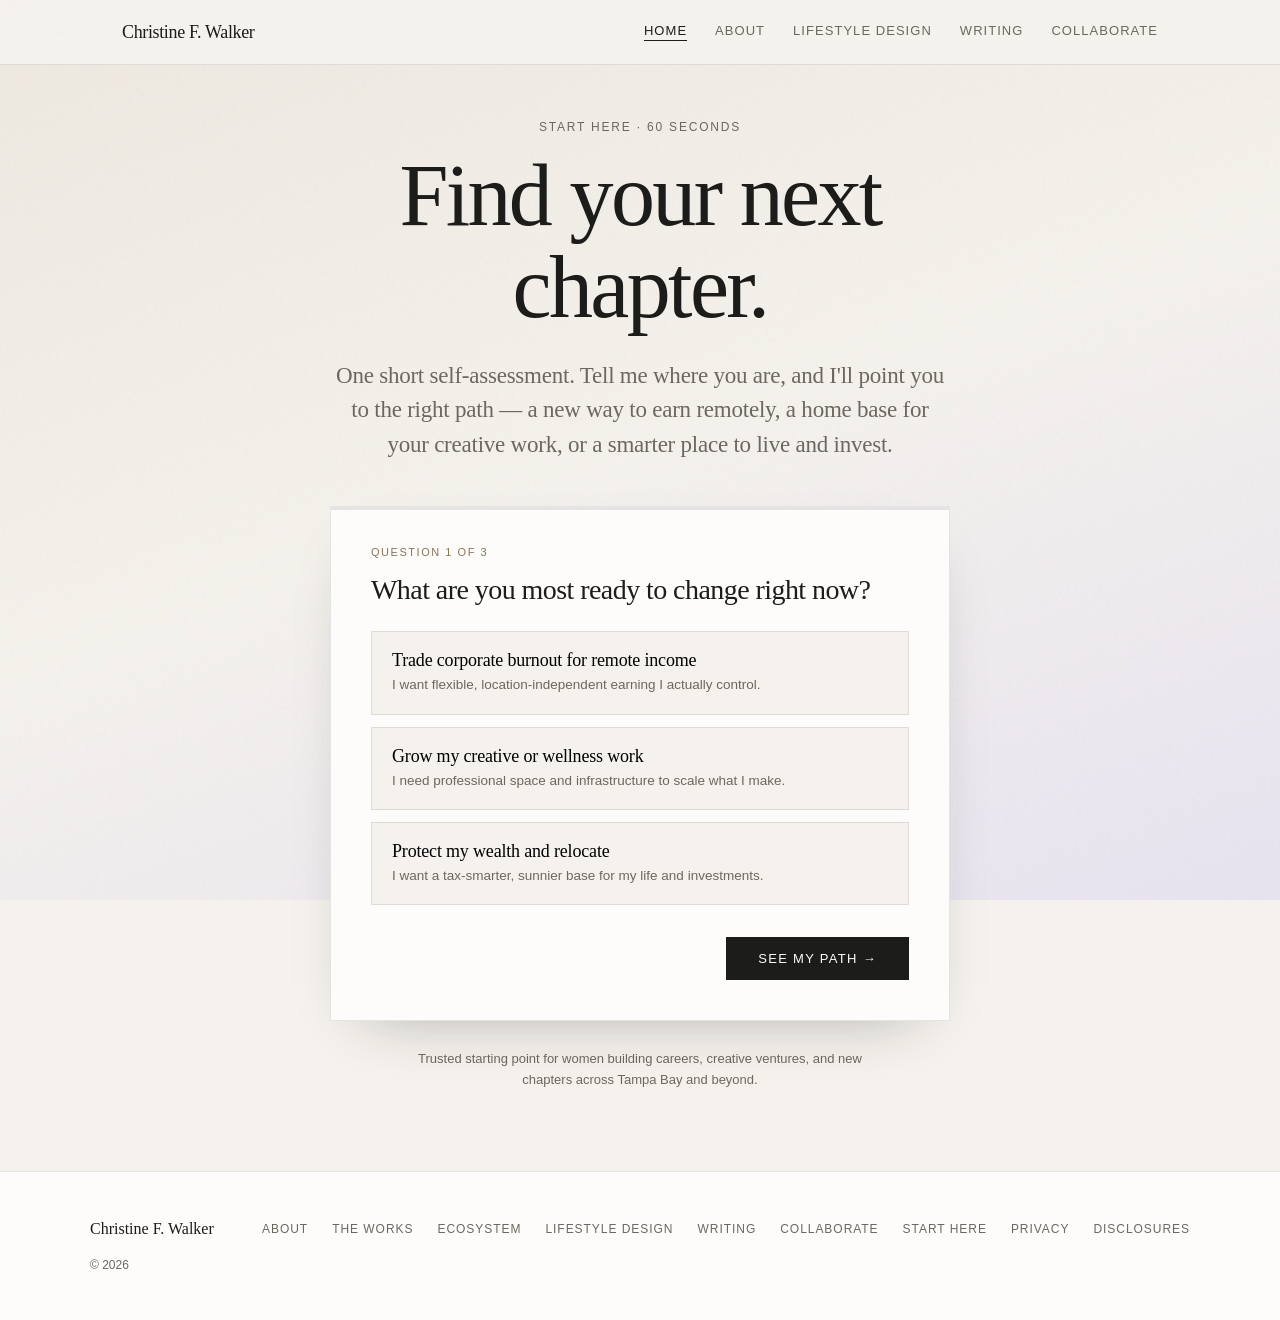
<file: index.html>
<!DOCTYPE html>
<html lang="en">
<head>
  <meta charset="UTF-8" />
  <meta name="viewport" content="width=device-width, initial-scale=1.0" />
  <title>Christine F. Walker — Financial Feminine Freedom Self-Assessment</title>
  <meta name="description" content="A short self-assessment that helps you find your next chapter — remote income, a creative home base, or a tax-smart relocation. One clear starting point, then a direct path forward." />
  <meta property="og:title" content="Financial Feminine Freedom Self-Assessment" />
  <meta property="og:description" content="Answer a few questions and get pointed to the path that fits — career, creative, or relocation." />
  <meta property="og:type" content="website" />
  <meta property="og:url" content="https://christinefwalker.com" />
  <link rel="stylesheet" href="/css/style.css" />
  <!-- GoHighLevel / LeadConnector external tracking -->
  <meta name="theme-color" content="#F5F2ED" />
  <link rel="preconnect" href="https://link.msgsndr.com" crossorigin />
  <script async src="https://link.msgsndr.com/js/external-tracking.js" data-tracking-id="tk_86ec30b65a8c466daa4af1b42eb26058"></script>
</head>
<body>
  <a href="#main-content" class="skip-link">Skip to main content</a>
  <nav id="nav" aria-label="Main navigation">
    <div class="nav-inner">
      <a href="/" class="nav-logo">Christine F. Walker</a>
      <div class="nav-links">
        <a href="/" class="nav-link active" aria-current="page">Home</a>
        <a href="/about" class="nav-link">About</a>
        <a href="/lifestyle" class="nav-link">Lifestyle Design</a>
        <a href="/blog" class="nav-link">Writing</a>
        <a href="/contact" class="nav-link">Collaborate</a>
      </div>
    </div>
  </nav>

  <main id="main-content">

  <!-- HERO + ASSESSMENT -->
  <section class="hero hero-assess">
    <div class="hero-bg"></div>
    <div class="hero-grain"></div>
    <div class="assess-intro">
      <p class="eyebrow">Start Here · 60 Seconds</p>
      <h1 class="hero-title">Find your next chapter.</h1>
      <p class="hero-thesis">One short self-assessment. Tell me where you are, and I'll point you to the right path — a new way to earn remotely, a home base for your creative work, or a smarter place to live and invest.</p>
    </div>

    <div class="assess-wrap">
      <!-- Netlify Forms detects this form at build time. Submission is sent via AJAX,
           then the visitor is routed to the matching funnel. -->
      <form
        id="assessment-form"
        name="assessment"
        method="POST"
        data-netlify="true"
        netlify-honeypot="bot-field"
        action="/thank-you"
      >
        <input type="hidden" name="form-name" value="assessment" />
        <input type="hidden" name="form-label" value="New Lead — Financial Feminine Freedom Self-Assessment" />
        <input type="hidden" name="segment" id="assess-segment" value="" />
        <input type="hidden" name="q1" value="" />
        <input type="hidden" name="q2" value="" />
        <input type="hidden" name="q3" value="" />
        <p class="hp-field"><label>Don't fill this out: <input name="bot-field" /></label></p>

        <div class="assess-card">
          <div class="assess-progress" aria-hidden="true"><span class="assess-progress-bar" id="assess-progress-bar"></span></div>

          <!-- STEP 1 -->
          <div class="assess-step is-active" data-step="0">
            <p class="assess-step-label">Question 1 of 3</p>
            <h2 class="assess-question">What are you most ready to change right now?</h2>
            <div class="assess-options" role="radiogroup" aria-label="What are you ready to change?">
              <button type="button" class="assess-option" data-q="q1" data-segment="Catalyst" data-value="Trade corporate burnout for remote income I control">
                <span class="assess-option-title">Trade corporate burnout for remote income</span>
                <span class="assess-option-sub">I want flexible, location-independent earning I actually control.</span>
              </button>
              <button type="button" class="assess-option" data-q="q1" data-segment="Creator" data-value="Grow my creative or wellness work with real infrastructure">
                <span class="assess-option-title">Grow my creative or wellness work</span>
                <span class="assess-option-sub">I need professional space and infrastructure to scale what I make.</span>
              </button>
              <button type="button" class="assess-option" data-q="q1" data-segment="Relocation" data-value="Protect my wealth and relocate to a lower-tax life">
                <span class="assess-option-title">Protect my wealth and relocate</span>
                <span class="assess-option-sub">I want a tax-smarter, sunnier base for my life and investments.</span>
              </button>
            </div>
          </div>

          <!-- STEP 2 -->
          <div class="assess-step" data-step="1">
            <p class="assess-step-label">Question 2 of 3</p>
            <h2 class="assess-question">Which best describes you?</h2>
            <div class="assess-options" role="radiogroup" aria-label="Which best describes you?">
              <button type="button" class="assess-option" data-q="q2" data-segment="Catalyst" data-value="Building a remote sales or success career with flexibility">
                <span class="assess-option-title">In transition, building a remote career</span>
                <span class="assess-option-sub">I want to learn high-value sales and client-success skills.</span>
              </button>
              <button type="button" class="assess-option" data-q="q2" data-segment="Creator" data-value="A creator, coach, or wellness practitioner">
                <span class="assess-option-title">A creator, coach, or wellness practitioner</span>
                <span class="assess-option-sub">I make content or hold space and want to do it professionally.</span>
              </button>
              <button type="button" class="assess-option" data-q="q2" data-segment="Relocation" data-value="A business owner or investor planning a move">
                <span class="assess-option-title">A business owner or investor</span>
                <span class="assess-option-sub">I'm planning a relocation and want to do it strategically.</span>
              </button>
            </div>
          </div>

          <!-- STEP 3 -->
          <div class="assess-step" data-step="2">
            <p class="assess-step-label">Question 3 of 3</p>
            <h2 class="assess-question">What would a great next 12 months look like?</h2>
            <div class="assess-options" role="radiogroup" aria-label="What would a great year look like?">
              <button type="button" class="assess-option" data-q="q3" data-segment="Catalyst" data-value="Consistent remote income and new skills">
                <span class="assess-option-title">Consistent remote income and new skills</span>
                <span class="assess-option-sub">A real career path I can run from anywhere.</span>
              </button>
              <button type="button" class="assess-option" data-q="q3" data-segment="Creator" data-value="A studio home base and a steady community">
                <span class="assess-option-title">A studio home base and steady clients</span>
                <span class="assess-option-sub">Somewhere to create, gather, and grow consistently.</span>
              </button>
              <button type="button" class="assess-option" data-q="q3" data-segment="Relocation" data-value="A tax-smart relocation and the right property">
                <span class="assess-option-title">A tax-smart move and the right property</span>
                <span class="assess-option-sub">A clear plan to relocate and invest well.</span>
              </button>
            </div>
          </div>

          <!-- STEP 4 — capture -->
          <div class="assess-step" data-step="3">
            <p class="assess-step-label">Last step</p>
            <h2 class="assess-question">Where should I send your results?</h2>
            <p class="assess-note" id="assess-summary">Based on your answers, I'll point you to the path that fits.</p>
            <div class="assess-field">
              <label class="form-label" for="assess-name">First name *</label>
              <input type="text" name="name" id="assess-name" class="form-input" autocomplete="given-name" required />
            </div>
            <div class="assess-field">
              <label class="form-label" for="assess-email">Email *</label>
              <input type="email" name="email" id="assess-email" class="form-input" autocomplete="email" required />
            </div>
            <p class="assess-fineprint">I'll send your result and follow up personally. No spam, ever.</p>
          </div>

          <!-- RESULT / submitting -->
          <div class="assess-step assess-result" data-step="4">
            <span class="assess-result-mark">✦</span>
            <h2 class="assess-question" id="assess-result-title">Your path is ready.</h2>
            <p class="assess-note" id="assess-result-text">Taking you there now…</p>
            <a href="#" id="assess-result-link" class="btn btn-dark" style="margin-top:8px;display:none">Continue →</a>
          </div>

          <!-- CONTROLS -->
          <div class="assess-nav">
            <button type="button" class="assess-back" id="assess-back" hidden>← Back</button>
            <button type="submit" class="btn btn-dark assess-submit" id="assess-submit" hidden>See my path →</button>
          </div>
        </div>
      </form>

      <p class="assess-trust">Trusted starting point for women building careers, creative ventures, and new chapters across Tampa Bay and beyond.</p>
    </div>
  </section>

  </main>

  <div id="footer-placeholder"></div>

  <script src="/js/data.js"></script>
  <script src="/js/api.js"></script>
  <script src="/js/assessment.js"></script>
  <script>renderFooter();</script>
</body>
</html>
</file>
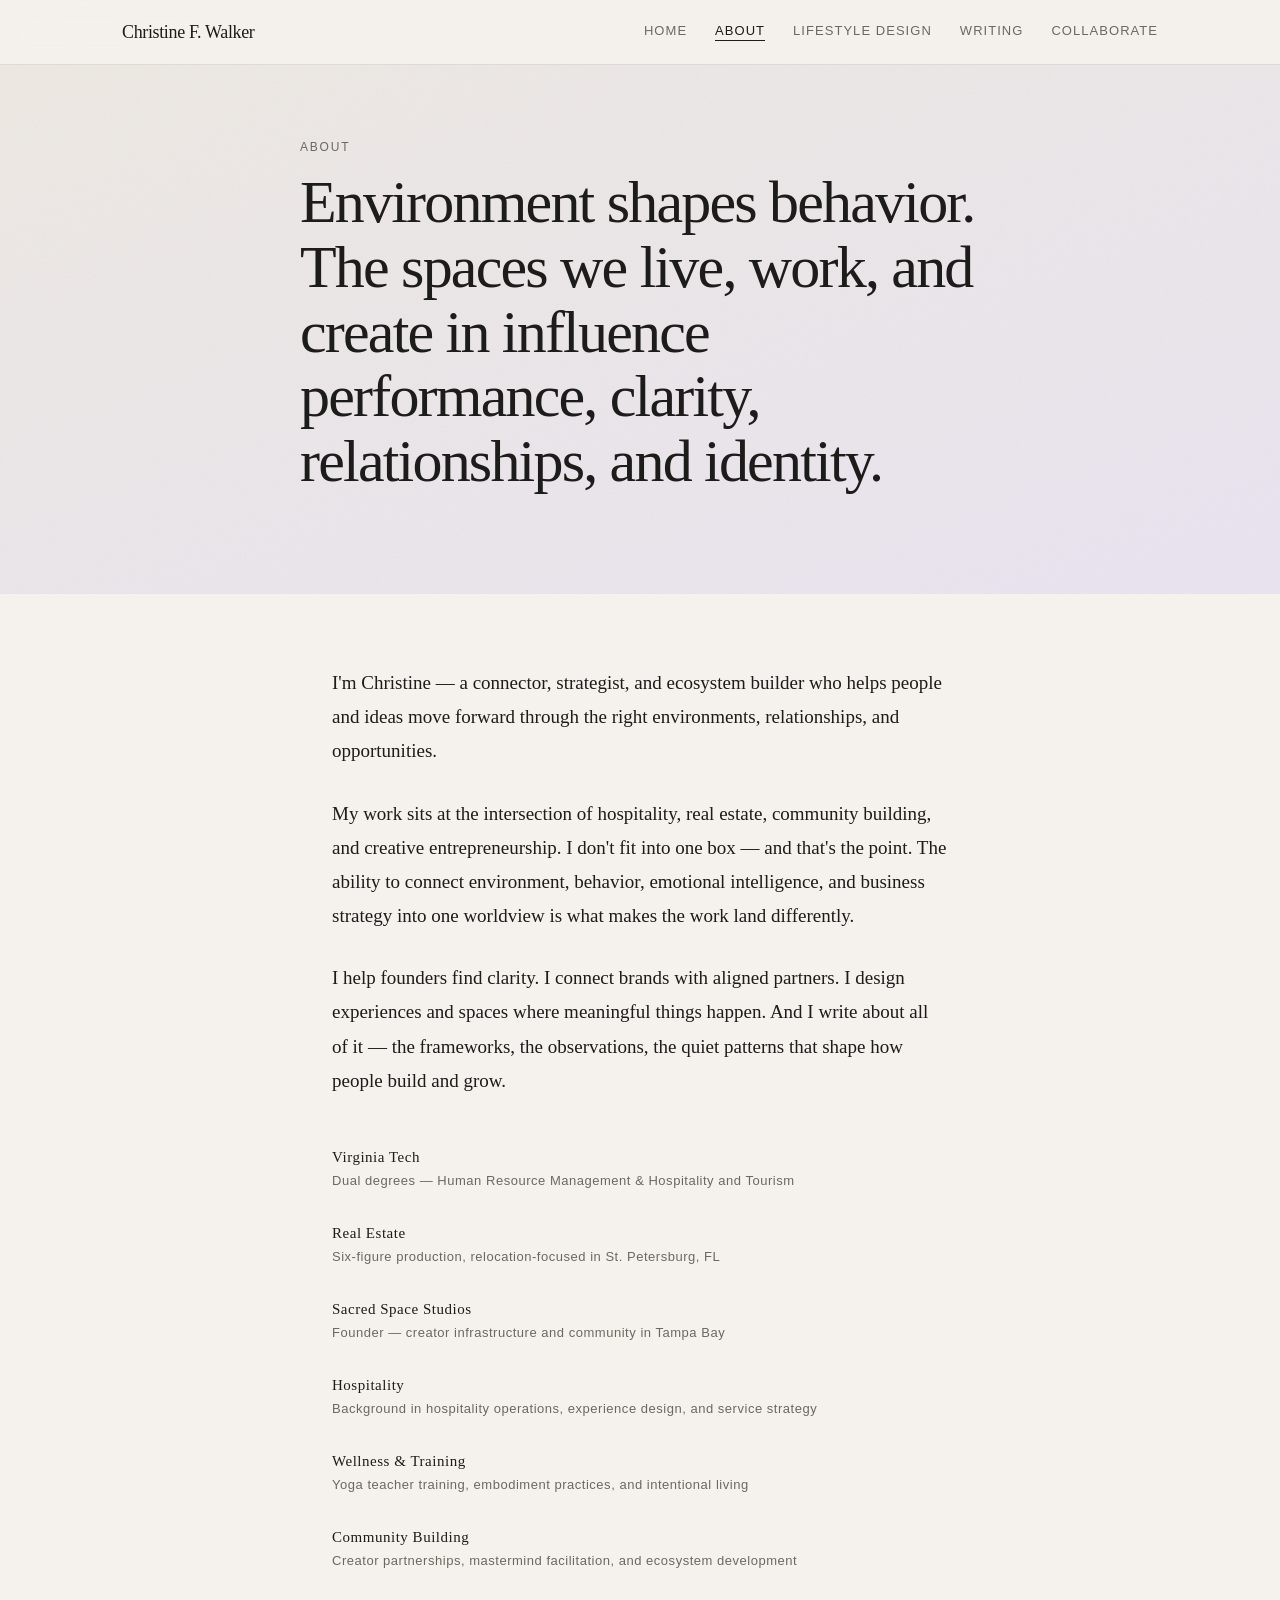
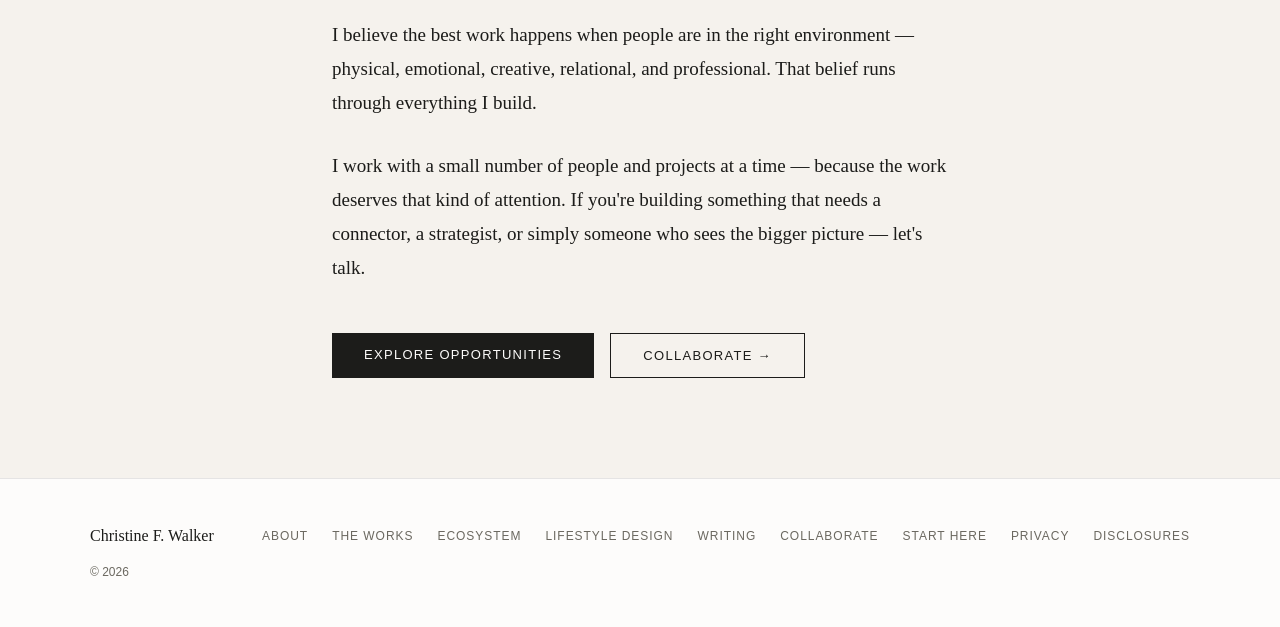
<file: about/index.html>
<!DOCTYPE html>
<html lang="en">
<head>
  <meta charset="UTF-8" /><meta name="viewport" content="width=device-width, initial-scale=1.0" />
  <title>About — Christine F. Walker</title>
  <meta name="description" content="Christine Walker is a connector, strategist, and ecosystem builder. Virginia Tech grad, real estate producer, hospitality professional, and founder of Sacred Space Studios." />
  <link rel="stylesheet" href="/css/style.css" />
  <!-- GoHighLevel / LeadConnector external tracking -->
  <meta name="theme-color" content="#F5F2ED" />
  <link rel="preconnect" href="https://link.msgsndr.com" crossorigin />
  <script async src="https://link.msgsndr.com/js/external-tracking.js" data-tracking-id="tk_86ec30b65a8c466daa4af1b42eb26058"></script>
</head>
<body>
  <a href="#main-content" class="skip-link">Skip to main content</a>
  <nav id="nav" aria-label="Main navigation"><div class="nav-inner">
    <a href="/" class="nav-logo">Christine F. Walker</a>
    <div class="nav-links">
      <a href="/" class="nav-link">Home</a>
      <a href="/about" class="nav-link active" aria-current="page">About</a>
      <a href="/lifestyle" class="nav-link">Lifestyle Design</a>
      <a href="/blog" class="nav-link">Writing</a>
      <a href="/contact" class="nav-link">Collaborate</a>
    </div>
  </div></nav>
  <main id="main-content">
  <div class="about-hero">
    <div class="grain"></div>
    <div style="max-width:680px;margin:0 auto;position:relative">
      <p class="eyebrow">About</p>
      <h1 class="about-quote">Environment shapes behavior. The spaces we live, work, and create in influence performance, clarity, relationships, and identity.</h1>
    </div>
  </div>
  <div class="prose">
    <p>I'm Christine — a connector, strategist, and ecosystem builder who helps people and ideas move forward through the right environments, relationships, and opportunities.</p>
    <p>My work sits at the intersection of hospitality, real estate, community building, and creative entrepreneurship. I don't fit into one box — and that's the point. The ability to connect environment, behavior, emotional intelligence, and business strategy into one worldview is what makes the work land differently.</p>
    <p>I help founders find clarity. I connect brands with aligned partners. I design experiences and spaces where meaningful things happen. And I write about all of it — the frameworks, the observations, the quiet patterns that shape how people build and grow.</p>

    <div class="cred-row">
      <div class="cred-item">
        <strong>Virginia Tech</strong>
        Dual degrees — Human Resource Management & Hospitality and Tourism
      </div>
      <div class="cred-item">
        <strong>Real Estate</strong>
        Six-figure production, relocation-focused in St. Petersburg, FL
      </div>
      <div class="cred-item">
        <strong>Sacred Space Studios</strong>
        Founder — creator infrastructure and community in Tampa Bay
      </div>
      <div class="cred-item">
        <strong>Hospitality</strong>
        Background in hospitality operations, experience design, and service strategy
      </div>
      <div class="cred-item">
        <strong>Wellness & Training</strong>
        Yoga teacher training, embodiment practices, and intentional living
      </div>
      <div class="cred-item">
        <strong>Community Building</strong>
        Creator partnerships, mastermind facilitation, and ecosystem development
      </div>
    </div>

    <p>I believe the best work happens when people are in the right environment — physical, emotional, creative, relational, and professional. That belief runs through everything I build.</p>
    <p>I work with a small number of people and projects at a time — because the work deserves that kind of attention. If you're building something that needs a connector, a strategist, or simply someone who sees the bigger picture — let's talk.</p>

    <div class="btn-row" style="margin-top:48px">
      <a href="/works" class="btn btn-dark">Explore Opportunities</a>
      <a href="/contact" class="btn btn-outline">Collaborate →</a>
    </div>
  </div>
  </main>
  <div id="footer-placeholder"></div>
  <script src="/js/data.js"></script>
  <script src="/js/api.js"></script>
  <script>renderFooter();</script>
</body>
</html>
</file>
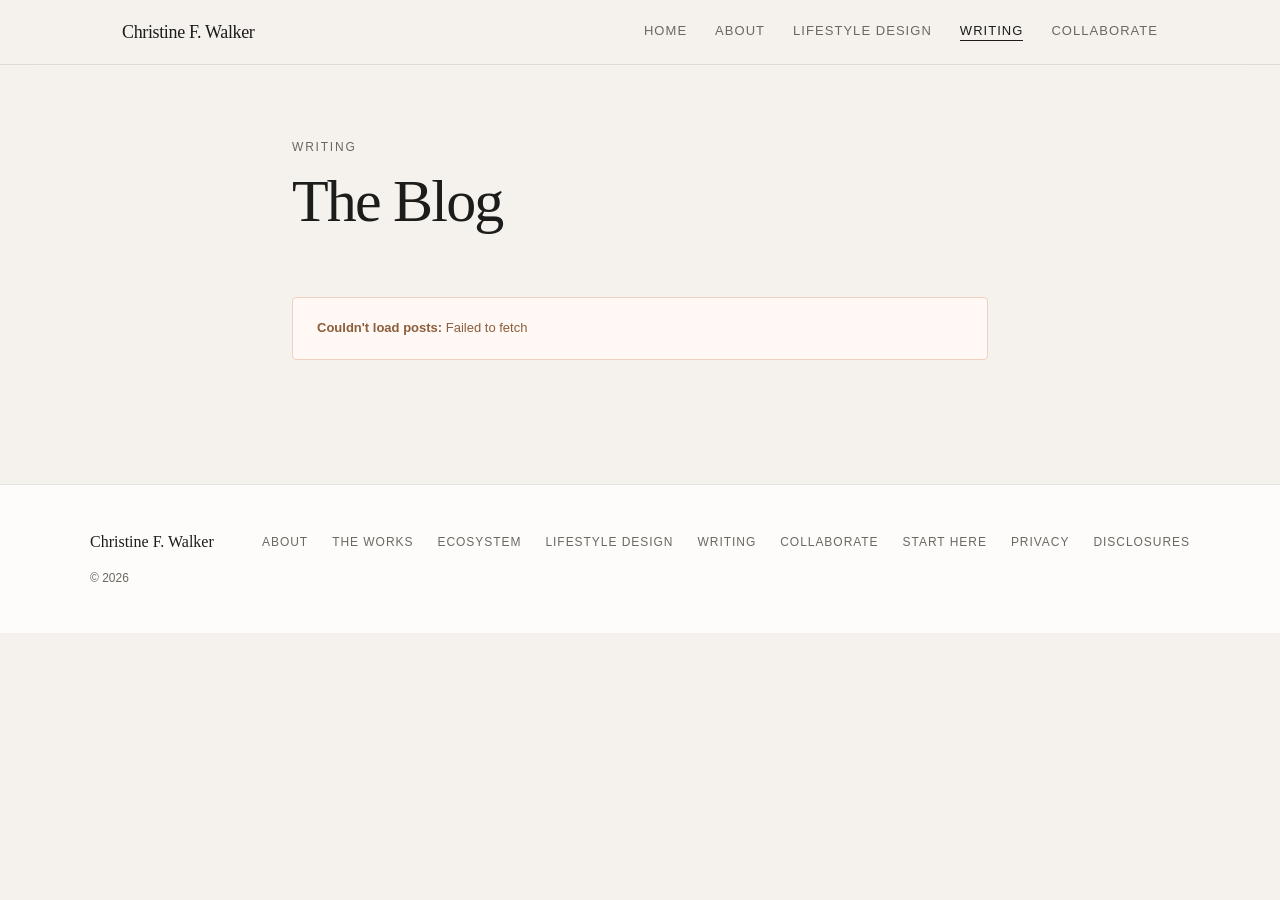
<file: blog/index.html>
<!DOCTYPE html>
<html lang="en">
<head>
  <meta charset="UTF-8" /><meta name="viewport" content="width=device-width, initial-scale=1.0" />
  <title>Blog — Christine F. Walker</title>
  <link rel="stylesheet" href="/css/style.css" />
  <!-- GoHighLevel / LeadConnector external tracking -->
  <meta name="theme-color" content="#F5F2ED" />
  <link rel="preconnect" href="https://link.msgsndr.com" crossorigin />
  <script async src="https://link.msgsndr.com/js/external-tracking.js" data-tracking-id="tk_86ec30b65a8c466daa4af1b42eb26058"></script>
</head>
<body>
  <a href="#main-content" class="skip-link">Skip to main content</a>
  <nav id="nav" aria-label="Main navigation"><div class="nav-inner">
    <a href="/" class="nav-logo">Christine F. Walker</a>
    <div class="nav-links">
      <a href="/" class="nav-link">Home</a>
      <a href="/about" class="nav-link">About</a>
      <a href="/lifestyle" class="nav-link">Lifestyle Design</a>
      <a href="/blog" class="nav-link active" aria-current="page">Writing</a>
      <a href="/contact" class="nav-link">Collaborate</a>
    </div>
  </div></nav>
  <main id="main-content">
  <div style="max-width:760px;margin:0 auto;padding:140px 32px 100px">
    <p class="eyebrow">Writing</p>
    <h1 class="page-title" style="margin-bottom:64px">The Blog</h1>
    <div id="blog-posts">
      <div class="skeleton-post"></div>
      <div class="skeleton-post"></div>
      <div class="skeleton-post"></div>
    </div>
  </div>
  </main>
  <div id="footer-placeholder"></div>
  <script src="/js/data.js"></script>
  <script src="/js/api.js"></script>
  <script>
    fetchPosts(20).then(posts => renderPostList('blog-posts', posts));
    renderFooter();
  </script>
</body>
</html>
</file>
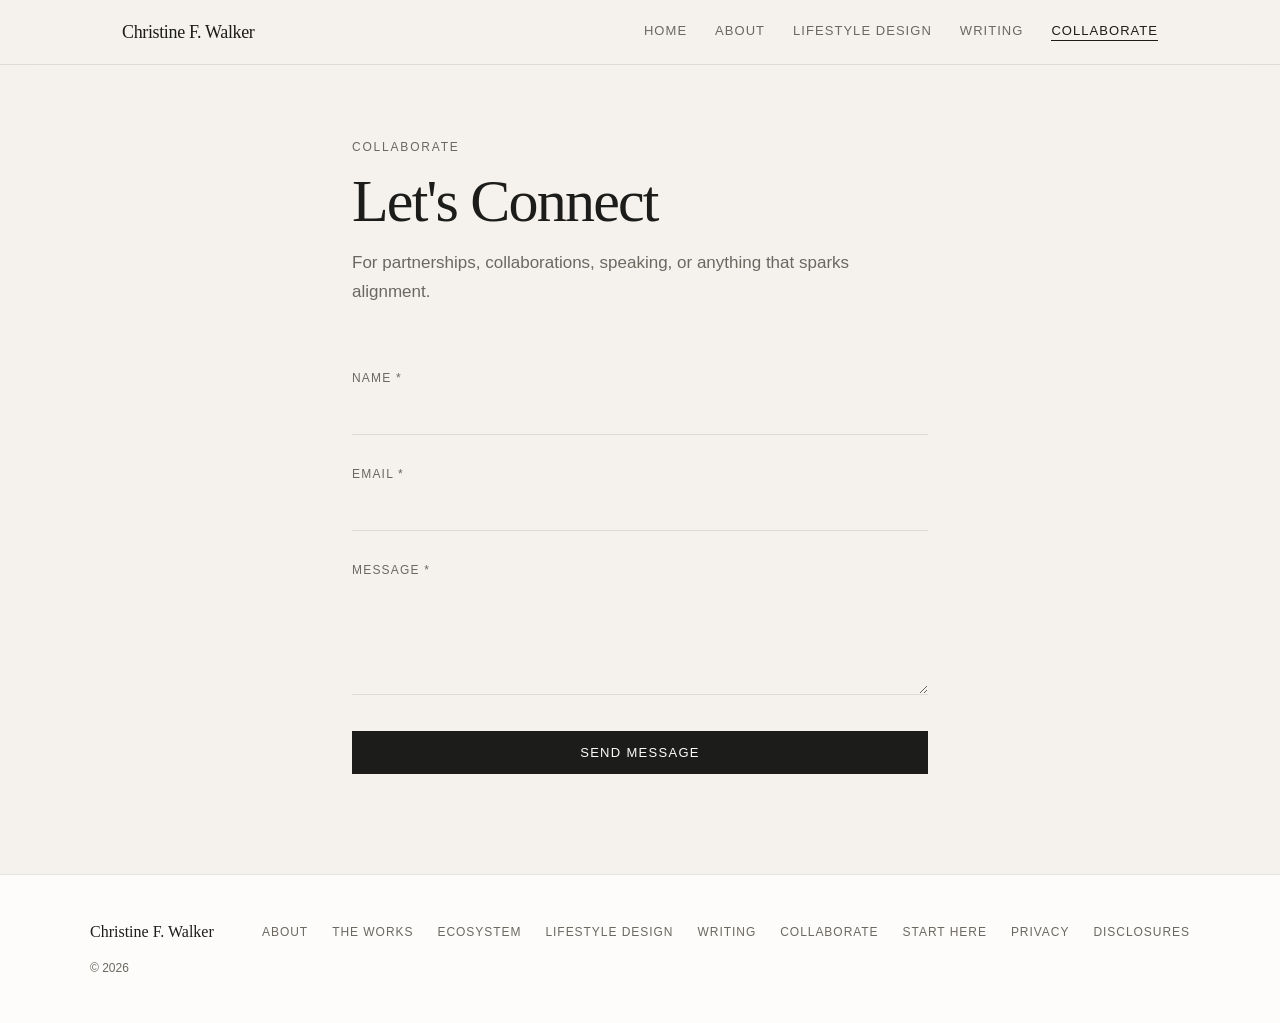
<file: contact/index.html>
<!DOCTYPE html>
<html lang="en">
<head>
  <meta charset="UTF-8" /><meta name="viewport" content="width=device-width, initial-scale=1.0" />
  <title>Contact — Christine F. Walker</title>
  <link rel="stylesheet" href="/css/style.css" />
  <!-- GoHighLevel / LeadConnector external tracking -->
  <meta name="theme-color" content="#F5F2ED" />
  <link rel="preconnect" href="https://link.msgsndr.com" crossorigin />
  <script async src="https://link.msgsndr.com/js/external-tracking.js" data-tracking-id="tk_86ec30b65a8c466daa4af1b42eb26058"></script>
</head>
<body>
  <a href="#main-content" class="skip-link">Skip to main content</a>
  <nav id="nav" aria-label="Main navigation"><div class="nav-inner">
    <a href="/" class="nav-logo">Christine F. Walker</a>
    <div class="nav-links">
      <a href="/" class="nav-link">Home</a>
      <a href="/about" class="nav-link">About</a>
      <a href="/lifestyle" class="nav-link">Lifestyle Design</a>
      <a href="/blog" class="nav-link">Writing</a>
      <a href="/contact" class="nav-link active" aria-current="page">Collaborate</a>
    </div>
  </div></nav>
  <main id="main-content">
  <div style="max-width:640px;margin:0 auto;padding:140px 32px 100px">
    <p class="eyebrow">Collaborate</p>
    <h1 class="page-title">Let's Connect</h1>
    <p class="page-sub">For partnerships, collaborations, speaking, or anything that sparks alignment.</p>
    <form name="contact" method="POST" data-netlify="true" netlify-honeypot="bot-field" action="/thank-you">
      <input type="hidden" name="form-name" value="contact" />
      <input type="hidden" name="form-label" value="New Lead — General Contact" />
      <p style="display:none"><label>Don't fill this: <input name="bot-field" /></label></p>
      <div class="form-field"><label class="form-label" for="contact-name">Name *</label><input type="text" name="name" id="contact-name" class="form-input" required /></div>
      <div class="form-field"><label class="form-label" for="contact-email">Email *</label><input type="email" name="email" id="contact-email" class="form-input" required /></div>
      <div class="form-field"><label class="form-label" for="contact-message">Message *</label><textarea name="message" id="contact-message" class="form-textarea" rows="5" required></textarea></div>
      <button type="submit" class="btn btn-dark btn-full">Send Message</button>
    </form>
  </div>
  </main>
  <div id="footer-placeholder"></div>
  <script src="/js/data.js"></script>
  <script src="/js/api.js"></script>
  <script>renderFooter();</script>
</body>
</html>
</file>
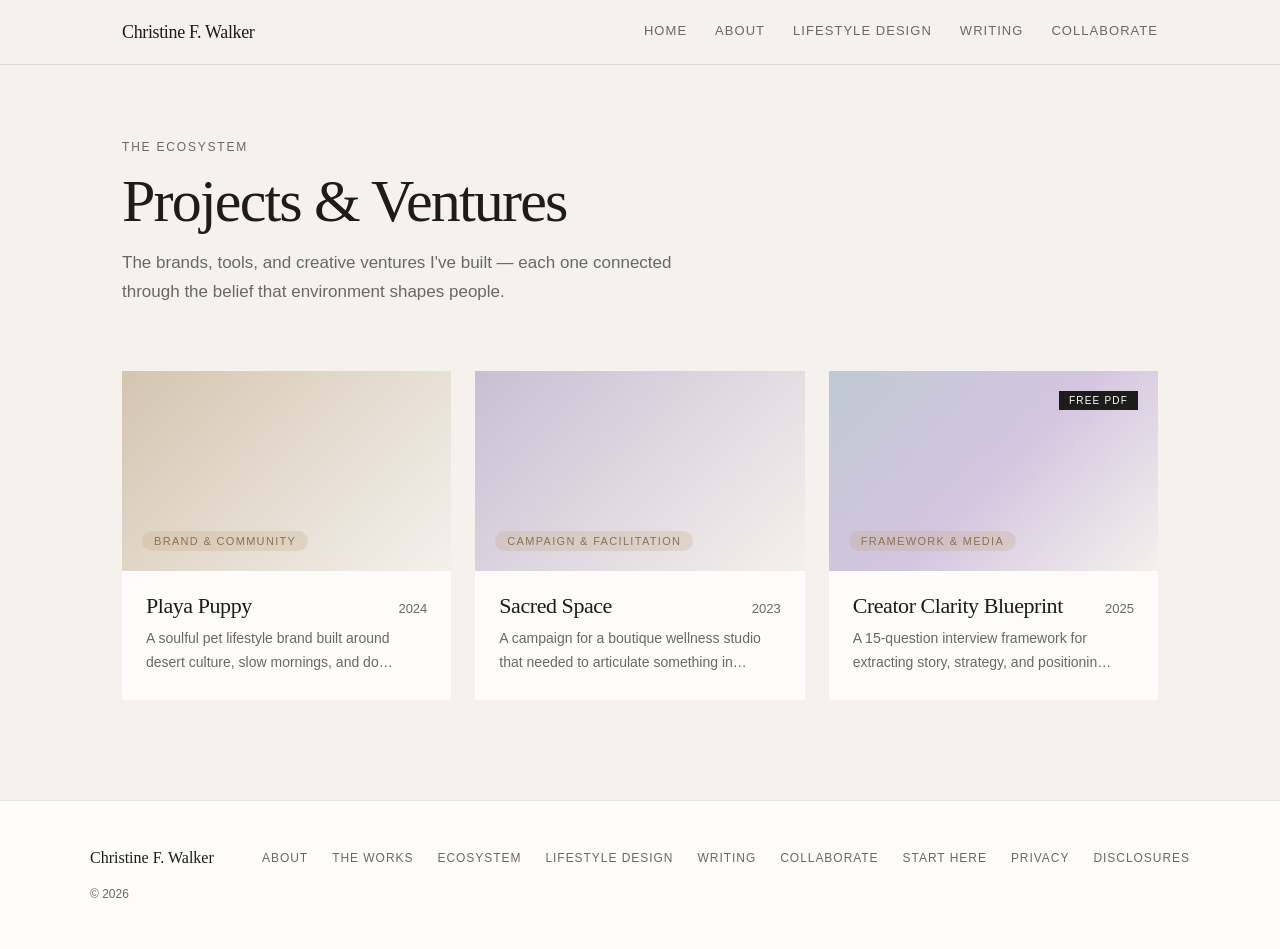
<file: ecosystem/index.html>
<!DOCTYPE html>
<html lang="en">
<head>
  <meta charset="UTF-8" /><meta name="viewport" content="width=device-width, initial-scale=1.0" />
  <title>Ecosystem — Christine F. Walker</title>
  <meta name="description" content="The ecosystem of projects, brands, and creative ventures Christine Walker has built — connected through intentional environments and meaningful growth." />
  <link rel="stylesheet" href="/css/style.css" />
  <!-- GoHighLevel / LeadConnector external tracking -->
  <meta name="theme-color" content="#F5F2ED" />
  <link rel="preconnect" href="https://link.msgsndr.com" crossorigin />
  <script async src="https://link.msgsndr.com/js/external-tracking.js" data-tracking-id="tk_86ec30b65a8c466daa4af1b42eb26058"></script>
</head>
<body>
  <a href="#main-content" class="skip-link">Skip to main content</a>
  <nav id="nav" aria-label="Main navigation"><div class="nav-inner">
    <a href="/" class="nav-logo">Christine F. Walker</a>
    <div class="nav-links">
      <a href="/" class="nav-link">Home</a>
      <a href="/about" class="nav-link">About</a>
      <a href="/lifestyle" class="nav-link">Lifestyle Design</a>
      <a href="/blog" class="nav-link">Writing</a>
      <a href="/contact" class="nav-link">Collaborate</a>
    </div>
  </div></nav>
  <main id="main-content">
  <div style="padding:140px 32px 100px;max-width:1100px;margin:0 auto">
    <p class="eyebrow">The Ecosystem</p>
    <h1 class="page-title">Projects & Ventures</h1>
    <p class="page-sub">The brands, tools, and creative ventures I've built — each one connected through the belief that environment shapes people.</p>
    <div class="card-grid" id="works-grid"></div>
  </div>
  </main>
  <div id="footer-placeholder"></div>
  <script src="/js/data.js"></script>
  <script src="/js/api.js"></script>
  <script>renderWorksGrid('works-grid'); renderFooter();</script>
</body>
</html>
</file>
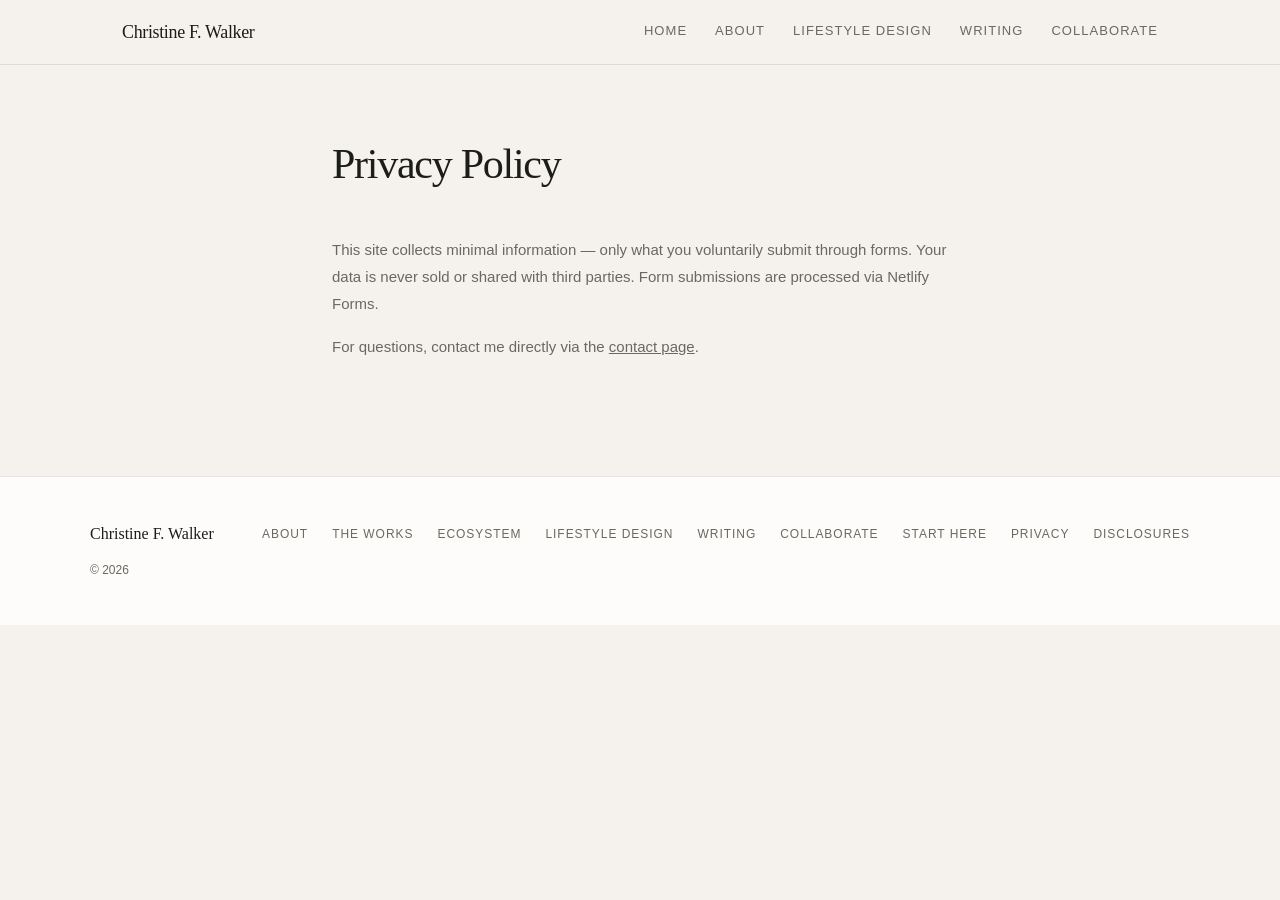
<file: privacy/index.html>
<!DOCTYPE html>
<html lang="en">
<head>
  <meta charset="UTF-8" /><meta name="viewport" content="width=device-width, initial-scale=1.0" />
  <title>Privacy — Christine F. Walker</title>
  <link rel="stylesheet" href="/css/style.css" />
  <!-- GoHighLevel / LeadConnector external tracking -->
  <meta name="theme-color" content="#F5F2ED" />
  <link rel="preconnect" href="https://link.msgsndr.com" crossorigin />
  <script async src="https://link.msgsndr.com/js/external-tracking.js" data-tracking-id="tk_86ec30b65a8c466daa4af1b42eb26058"></script>
</head>
<body>
  <a href="#main-content" class="skip-link">Skip to main content</a>
  <nav id="nav" aria-label="Main navigation"><div class="nav-inner">
    <a href="/" class="nav-logo">Christine F. Walker</a>
    <div class="nav-links">
      <a href="/" class="nav-link">Home</a>
      <a href="/about" class="nav-link">About</a>
      <a href="/lifestyle" class="nav-link">Lifestyle Design</a>
      <a href="/blog" class="nav-link">Writing</a>
      <a href="/contact" class="nav-link">Collaborate</a>
    </div>
  </div></nav>
  <main id="main-content">
  <div class="simple-page">
    <h1>Privacy Policy</h1>
    <p>This site collects minimal information — only what you voluntarily submit through forms. Your data is never sold or shared with third parties. Form submissions are processed via Netlify Forms.</p>
    <p>For questions, contact me directly via the <a href="/contact" style="text-decoration:underline">contact page</a>.</p>
  </div>
  </main>
  <div id="footer-placeholder"></div>
  <script src="/js/data.js"></script>
  <script src="/js/api.js"></script>
  <script>renderFooter();</script>
</body>
</html>
</file>
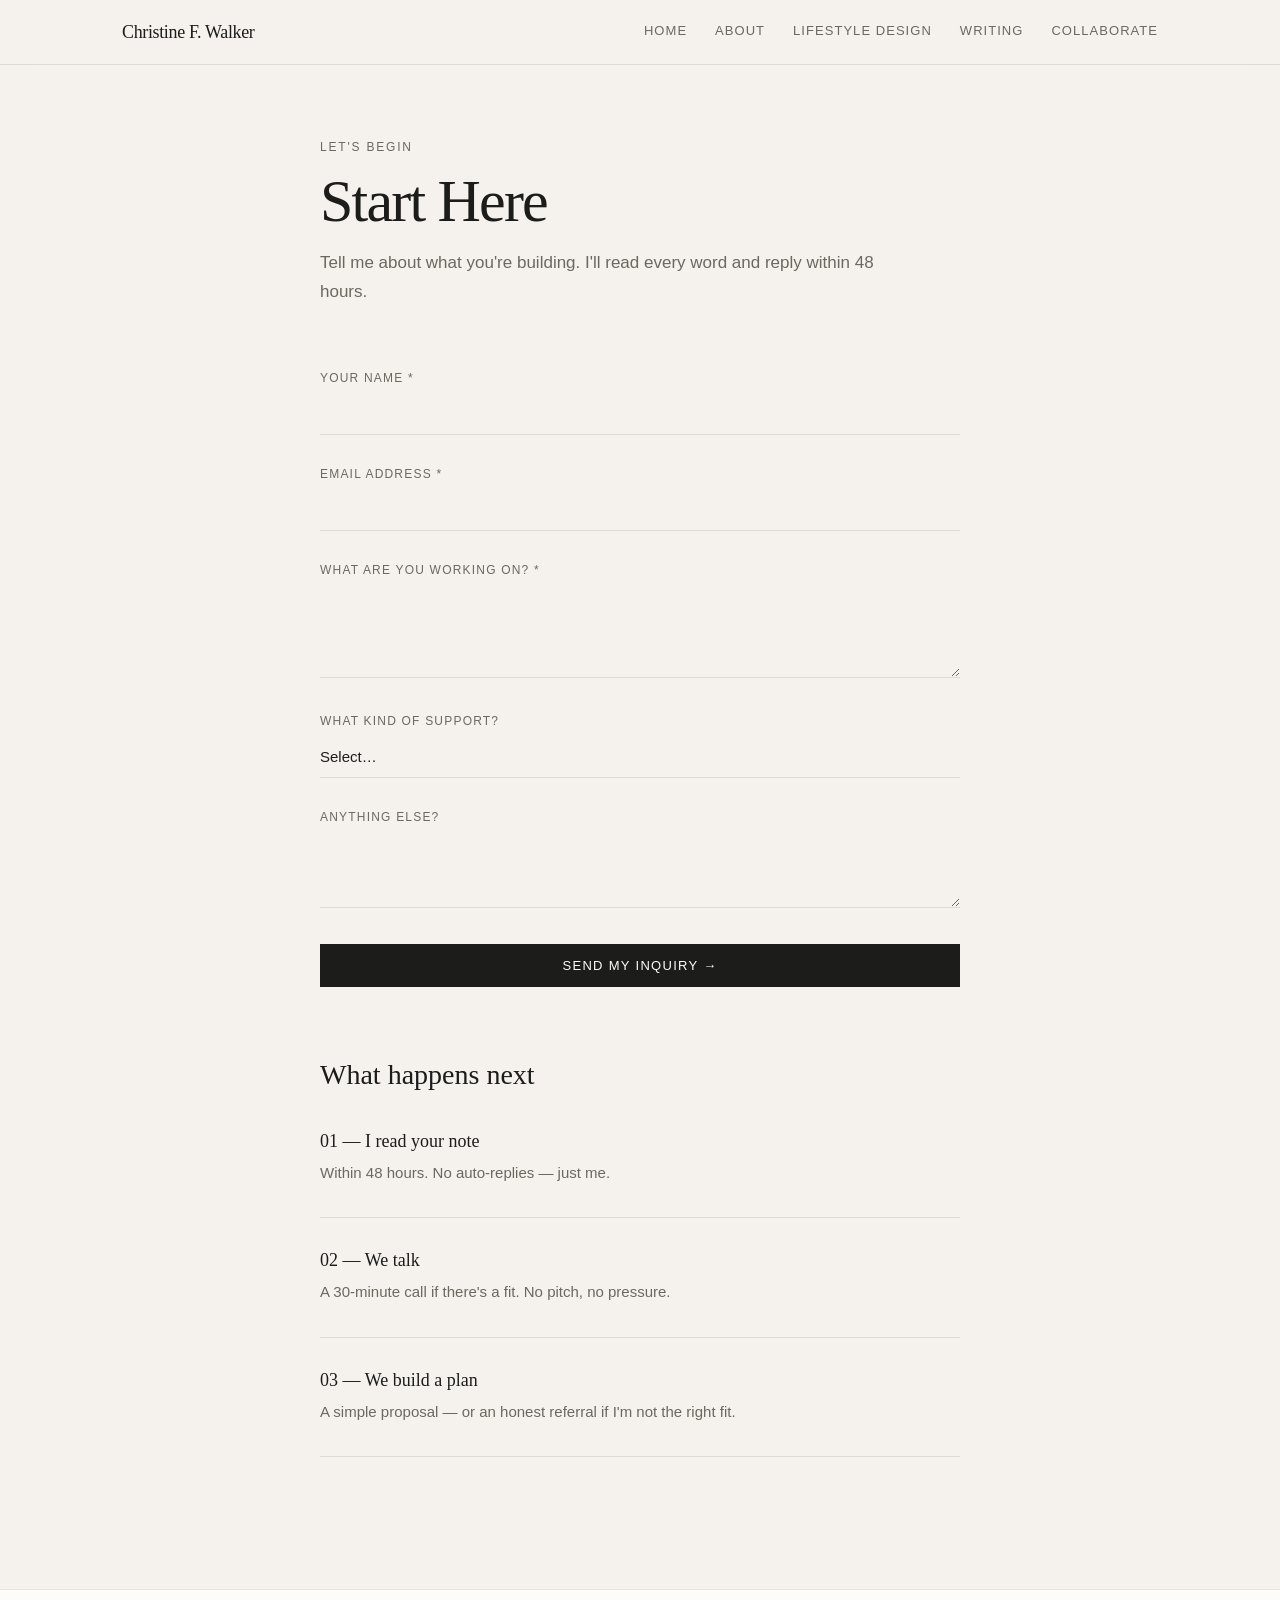
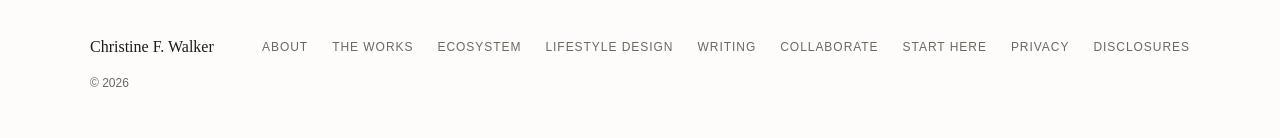
<file: start/index.html>
<!DOCTYPE html>
<html lang="en">
<head>
  <meta charset="UTF-8" /><meta name="viewport" content="width=device-width, initial-scale=1.0" />
  <title>Start Here — Christine F. Walker</title>
  <link rel="stylesheet" href="/css/style.css" />
  <!-- GoHighLevel / LeadConnector external tracking -->
  <meta name="theme-color" content="#F5F2ED" />
  <link rel="preconnect" href="https://link.msgsndr.com" crossorigin />
  <script async src="https://link.msgsndr.com/js/external-tracking.js" data-tracking-id="tk_86ec30b65a8c466daa4af1b42eb26058"></script>
</head>
<body>
  <a href="#main-content" class="skip-link">Skip to main content</a>
  <nav id="nav" aria-label="Main navigation"><div class="nav-inner">
    <a href="/" class="nav-logo">Christine F. Walker</a>
    <div class="nav-links">
      <a href="/" class="nav-link">Home</a>
      <a href="/about" class="nav-link">About</a>
      <a href="/lifestyle" class="nav-link">Lifestyle Design</a>
      <a href="/blog" class="nav-link">Writing</a>
      <a href="/contact" class="nav-link">Collaborate</a>
    </div>
  </div></nav>
  <main id="main-content">
  <div style="padding:140px 32px 100px">
    <div class="form-wrap">
      <p class="eyebrow">Let's Begin</p>
      <h1 class="page-title">Start Here</h1>
      <p class="page-sub">Tell me about what you're building. I'll read every word and reply within 48 hours.</p>
      <form name="start-project" method="POST" data-netlify="true" netlify-honeypot="bot-field" action="/thank-you">
        <input type="hidden" name="form-name" value="start-project" />
        <input type="hidden" name="form-label" value="New Lead — Start a Project" />
        <p style="display:none"><label>Don't fill this: <input name="bot-field" /></label></p>
        <div class="form-field"><label class="form-label" for="start-name">Your name *</label><input type="text" name="name" id="start-name" class="form-input" required /></div>
        <div class="form-field"><label class="form-label" for="start-email">Email address *</label><input type="email" name="email" id="start-email" class="form-input" required /></div>
        <div class="form-field"><label class="form-label" for="start-project">What are you working on? *</label><textarea name="project" id="start-project" class="form-textarea" rows="4" required></textarea></div>
        <div class="form-field">
          <label class="form-label" for="start-support">What kind of support?</label>
          <select name="support" id="start-support" class="form-select">
            <option value="">Select…</option>
            <option>Facilitation / Workshops</option>
            <option>Campaign strategy</option>
            <option>Brand + community</option>
            <option>Connector / matching</option>
            <option>Not sure yet — let's talk</option>
          </select>
        </div>
        <div class="form-field"><label class="form-label" for="start-notes">Anything else?</label><textarea name="notes" id="start-notes" class="form-textarea" rows="3"></textarea></div>
        <button type="submit" class="btn btn-dark btn-full">Send My Inquiry →</button>
      </form>
      <div style="margin-top:72px">
        <h2 style="font-family:var(--ff);font-size:28px;font-weight:400;margin-bottom:40px">What happens next</h2>
        <div class="next-step"><h3>01 — I read your note</h3><p>Within 48 hours. No auto-replies — just me.</p></div>
        <div class="next-step"><h3>02 — We talk</h3><p>A 30-minute call if there's a fit. No pitch, no pressure.</p></div>
        <div class="next-step"><h3>03 — We build a plan</h3><p>A simple proposal — or an honest referral if I'm not the right fit.</p></div>
      </div>
    </div>
  </div>
  </main>
  <div id="footer-placeholder"></div>
  <script src="/js/data.js"></script>
  <script src="/js/api.js"></script>
  <script>renderFooter();</script>
</body>
</html>
</file>
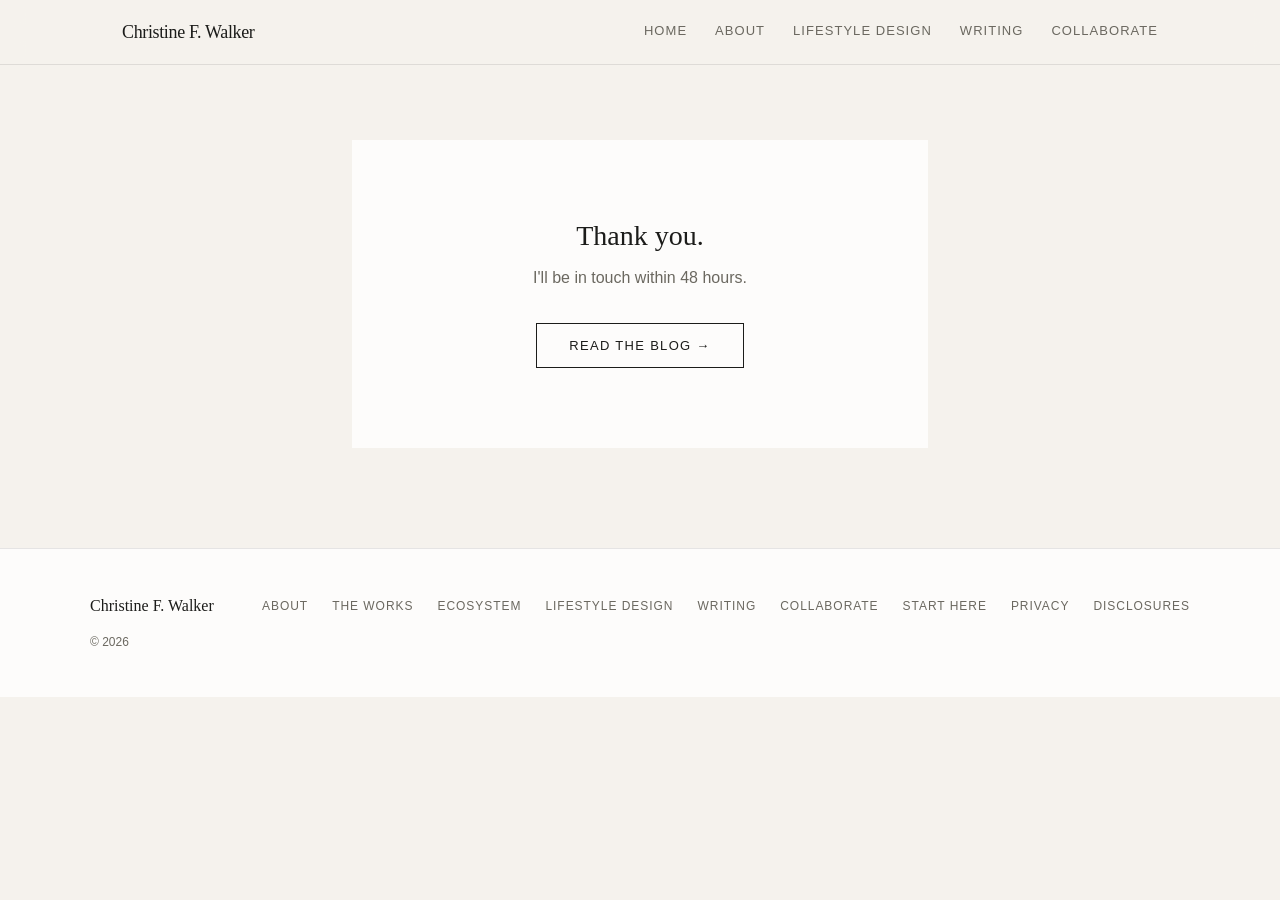
<file: thank-you/index.html>
<!DOCTYPE html>
<html lang="en">
<head>
  <meta charset="UTF-8" /><meta name="viewport" content="width=device-width, initial-scale=1.0" />
  <title>Thank You — Christine F. Walker</title>
  <link rel="stylesheet" href="/css/style.css" />
  <!-- GoHighLevel / LeadConnector external tracking -->
  <meta name="theme-color" content="#F5F2ED" />
  <link rel="preconnect" href="https://link.msgsndr.com" crossorigin />
  <script async src="https://link.msgsndr.com/js/external-tracking.js" data-tracking-id="tk_86ec30b65a8c466daa4af1b42eb26058"></script>
</head>
<body>
  <a href="#main-content" class="skip-link">Skip to main content</a>
  <nav id="nav" aria-label="Main navigation"><div class="nav-inner">
    <a href="/" class="nav-logo">Christine F. Walker</a>
    <div class="nav-links">
      <a href="/" class="nav-link">Home</a>
      <a href="/about" class="nav-link">About</a>
      <a href="/lifestyle" class="nav-link">Lifestyle Design</a>
      <a href="/blog" class="nav-link">Writing</a>
      <a href="/contact" class="nav-link">Collaborate</a>
    </div>
  </div></nav>
  <main id="main-content">
  <div style="max-width:640px;margin:0 auto;padding:140px 32px 100px;text-align:center">
    <div class="form-success">
      <h1>Thank you.</h1>
      <p>I'll be in touch within 48 hours.</p>
      <a href="/blog" class="btn btn-outline" style="display:inline-block;margin-top:32px">Read the blog →</a>
    </div>
  </div>
  </main>
  <div id="footer-placeholder"></div>
  <script src="/js/data.js"></script>
  <script src="/js/api.js"></script>
  <script>renderFooter();</script>
</body>
</html>
</file>
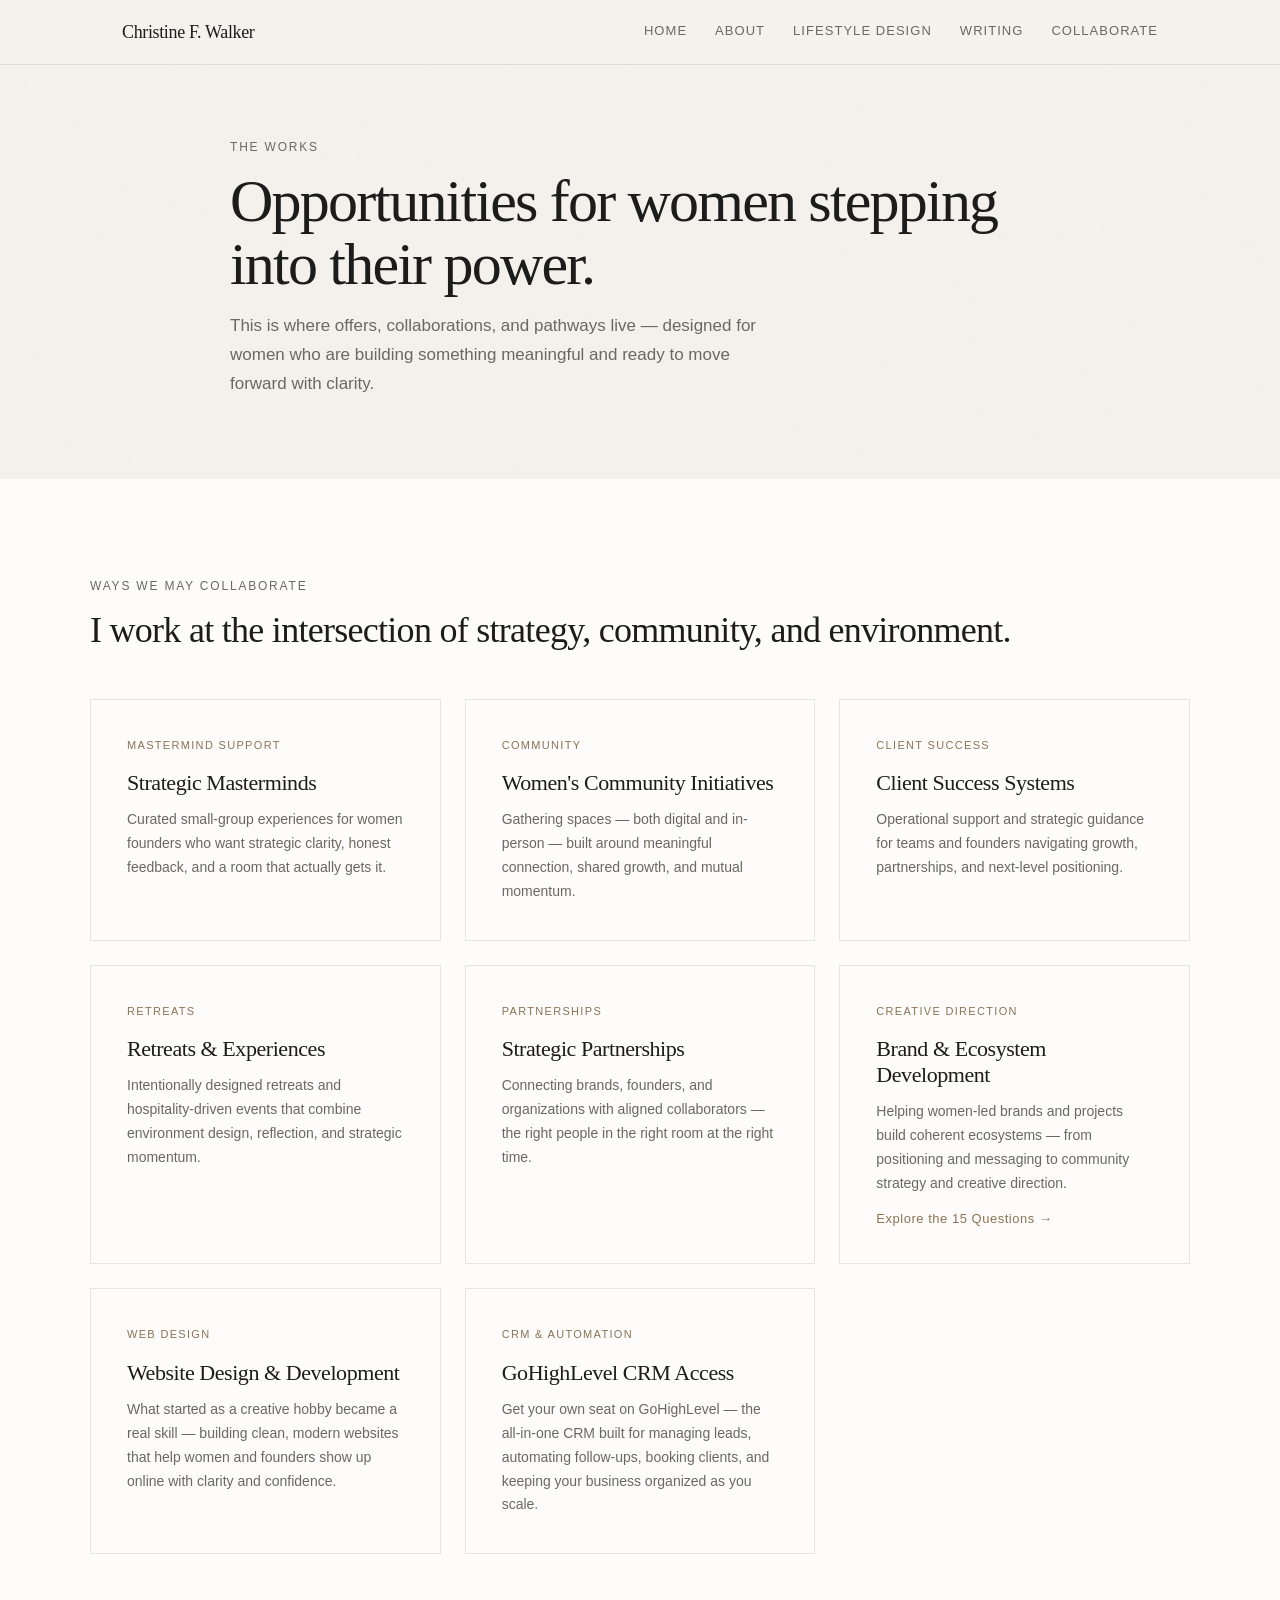
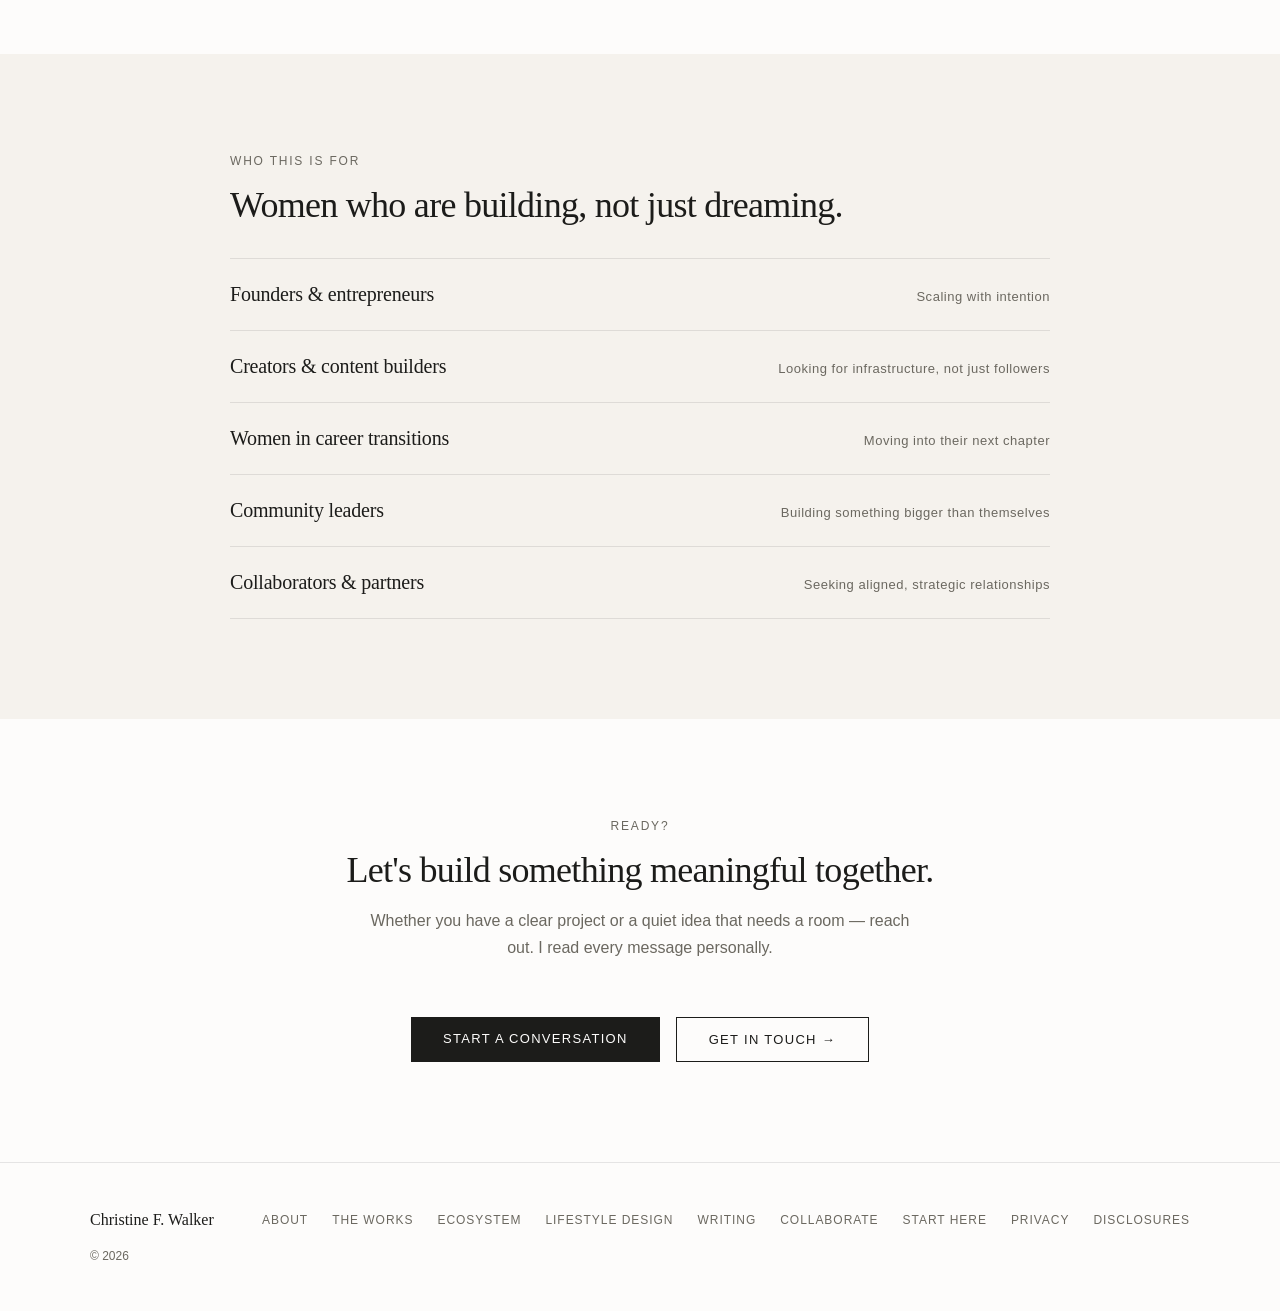
<file: works/index.html>
<!DOCTYPE html>
<html lang="en">
<head>
  <meta charset="UTF-8" /><meta name="viewport" content="width=device-width, initial-scale=1.0" />
  <title>The Works — Christine F. Walker</title>
  <meta name="description" content="Opportunities, offers, and pathways for women looking to step into their power through strategic connection, community, and intentional growth." />
  <link rel="stylesheet" href="/css/style.css" />
  <!-- GoHighLevel / LeadConnector external tracking -->
  <meta name="theme-color" content="#F5F2ED" />
  <link rel="preconnect" href="https://link.msgsndr.com" crossorigin />
  <script async src="https://link.msgsndr.com/js/external-tracking.js" data-tracking-id="tk_86ec30b65a8c466daa4af1b42eb26058"></script>
</head>
<body>
  <a href="#main-content" class="skip-link">Skip to main content</a>
  <nav id="nav" aria-label="Main navigation"><div class="nav-inner">
    <a href="/" class="nav-logo">Christine F. Walker</a>
    <div class="nav-links">
      <a href="/" class="nav-link">Home</a>
      <a href="/about" class="nav-link">About</a>
      <a href="/lifestyle" class="nav-link">Lifestyle Design</a>
      <a href="/blog" class="nav-link">Writing</a>
      <a href="/contact" class="nav-link">Collaborate</a>
    </div>
  </div></nav>
  <main id="main-content">

  <div class="page-hero" style="padding:140px 32px 80px">
    <div class="grain"></div>
    <div style="max-width:820px;margin:0 auto;position:relative">
      <p class="eyebrow">The Works</p>
      <h1 class="page-title">Opportunities for women stepping into their power.</h1>
      <p class="page-sub" style="margin-bottom:0">This is where offers, collaborations, and pathways live — designed for women who are building something meaningful and ready to move forward with clarity.</p>
    </div>
  </div>

  <!-- Ways We May Collaborate -->
  <section class="section section-white">
    <div class="container">
      <p class="eyebrow">Ways We May Collaborate</p>
      <h2 class="section-title" style="margin-bottom:48px">I work at the intersection of strategy, community, and environment.</h2>
      <div class="offers-grid">
        <div class="offer-card">
          <p class="offer-icon">Mastermind Support</p>
          <h3>Strategic Masterminds</h3>
          <p>Curated small-group experiences for women founders who want strategic clarity, honest feedback, and a room that actually gets it.</p>
        </div>
        <div class="offer-card">
          <p class="offer-icon">Community</p>
          <h3>Women's Community Initiatives</h3>
          <p>Gathering spaces — both digital and in-person — built around meaningful connection, shared growth, and mutual momentum.</p>
        </div>
        <div class="offer-card">
          <p class="offer-icon">Client Success</p>
          <h3>Client Success Systems</h3>
          <p>Operational support and strategic guidance for teams and founders navigating growth, partnerships, and next-level positioning.</p>
        </div>
        <div class="offer-card">
          <p class="offer-icon">Retreats</p>
          <h3>Retreats & Experiences</h3>
          <p>Intentionally designed retreats and hospitality-driven events that combine environment design, reflection, and strategic momentum.</p>
        </div>
        <div class="offer-card">
          <p class="offer-icon">Partnerships</p>
          <h3>Strategic Partnerships</h3>
          <p>Connecting brands, founders, and organizations with aligned collaborators — the right people in the right room at the right time.</p>
        </div>
        <a href="/works/creator-clarity/" class="offer-card-link">
        <div class="offer-card">
          <p class="offer-icon">Creative Direction</p>
          <h3>Brand & Ecosystem Development</h3>
          <p>Helping women-led brands and projects build coherent ecosystems — from positioning and messaging to community strategy and creative direction.</p>
          <span class="offer-cta">Explore the 15 Questions →</span>
        </div>
        </a>
        <div class="offer-card">
          <p class="offer-icon">Web Design</p>
          <h3>Website Design & Development</h3>
          <p>What started as a creative hobby became a real skill — building clean, modern websites that help women and founders show up online with clarity and confidence.</p>
        </div>
        <div class="offer-card">
          <p class="offer-icon">CRM & Automation</p>
          <h3>GoHighLevel CRM Access</h3>
          <p>Get your own seat on GoHighLevel — the all-in-one CRM built for managing leads, automating follow-ups, booking clients, and keeping your business organized as you scale.</p>
        </div>
      </div>
    </div>
  </section>

  <!-- Who This Is For -->
  <section class="section">
    <div class="container" style="max-width:820px">
      <p class="eyebrow">Who This Is For</p>
      <h2 class="section-title" style="margin-bottom:32px">Women who are building, not just dreaming.</h2>
      <div class="projects-list">
        <div class="project-row" style="cursor:default">
          <span class="project-name">Founders & entrepreneurs</span>
          <span class="project-desc">Scaling with intention</span>
        </div>
        <div class="project-row" style="cursor:default">
          <span class="project-name">Creators & content builders</span>
          <span class="project-desc">Looking for infrastructure, not just followers</span>
        </div>
        <div class="project-row" style="cursor:default">
          <span class="project-name">Women in career transitions</span>
          <span class="project-desc">Moving into their next chapter</span>
        </div>
        <div class="project-row" style="cursor:default">
          <span class="project-name">Community leaders</span>
          <span class="project-desc">Building something bigger than themselves</span>
        </div>
        <div class="project-row" style="cursor:default">
          <span class="project-name">Collaborators & partners</span>
          <span class="project-desc">Seeking aligned, strategic relationships</span>
        </div>
      </div>
    </div>
  </section>

  <!-- CTA -->
  <section class="section section-white">
    <div class="container" style="text-align:center;max-width:640px">
      <p class="eyebrow">Ready?</p>
      <h2 class="section-title" style="margin-bottom:16px">Let's build something meaningful together.</h2>
      <p class="section-sub section-sub-center">Whether you have a clear project or a quiet idea that needs a room — reach out. I read every message personally.</p>
      <div class="btn-row" style="justify-content:center;margin-top:40px">
        <a href="/start" class="btn btn-dark">Start a Conversation</a>
        <a href="/contact" class="btn btn-outline">Get in Touch →</a>
      </div>
    </div>
  </section>

  </main>
  <div id="footer-placeholder"></div>
  <script src="/js/data.js"></script>
  <script src="/js/api.js"></script>
  <script>renderFooter();</script>
</body>
</html>
</file>
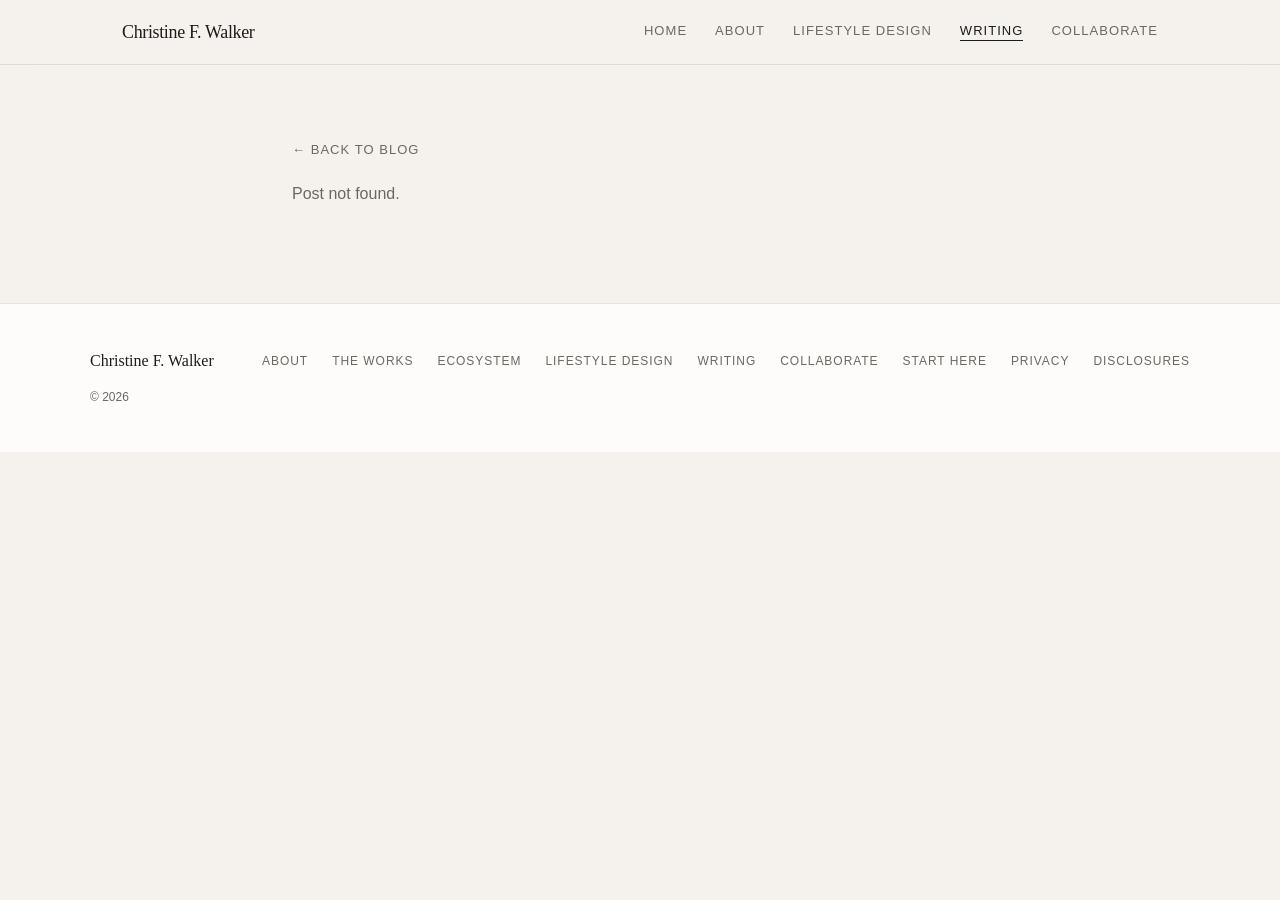
<file: blog/post/index.html>
<!DOCTYPE html>
<html lang="en">
<head>
  <meta charset="UTF-8" /><meta name="viewport" content="width=device-width, initial-scale=1.0" />
  <title>Blog — Christine F. Walker</title>
  <link rel="stylesheet" href="/css/style.css" />
  <!-- GoHighLevel / LeadConnector external tracking -->
  <meta name="theme-color" content="#F5F2ED" />
  <link rel="preconnect" href="https://link.msgsndr.com" crossorigin />
  <script async src="https://link.msgsndr.com/js/external-tracking.js" data-tracking-id="tk_86ec30b65a8c466daa4af1b42eb26058"></script>
</head>
<body>
  <a href="#main-content" class="skip-link">Skip to main content</a>
  <nav id="nav" aria-label="Main navigation"><div class="nav-inner">
    <a href="/" class="nav-logo">Christine F. Walker</a>
    <div class="nav-links">
      <a href="/" class="nav-link">Home</a>
      <a href="/about" class="nav-link">About</a>
      <a href="/lifestyle" class="nav-link">Lifestyle Design</a>
      <a href="/blog" class="nav-link active" aria-current="page">Writing</a>
      <a href="/contact" class="nav-link">Collaborate</a>
    </div>
  </div></nav>
  <main id="main-content">
  <div style="max-width:760px;margin:0 auto;padding:140px 32px 100px">
    <a href="/blog" class="back-link">← Back to Blog</a>
    <div id="post-content">
      <div class="skeleton-post"></div>
      <div class="skeleton-post"></div>
      <div class="skeleton-post"></div>
    </div>
  </div>
  </main>
  <div id="footer-placeholder"></div>
  <script src="/js/data.js"></script>
  <script src="/js/api.js"></script>
  <script>
    (async function() {
      const params = new URLSearchParams(window.location.search);
      const slug = params.get('slug');
      const el = document.getElementById('post-content');
      if (!slug) {
        el.innerHTML = '<p style="color:var(--muted)">Post not found.</p>';
        return;
      }
      const post = await fetchPostBySlug(slug);
      if (post.error) {
        el.innerHTML = '<p style="color:var(--muted)">Post not found.</p>';
        return;
      }
      document.title = post.title + ' — Christine F. Walker';
      el.innerHTML = `
        <div class="post-tag" style="margin-bottom:16px"><span class="tag">${post.tag}</span></div>
        <h1 class="page-title" style="margin-bottom:12px">${post.title}</h1>
        <p style="color:var(--muted);font-size:13px;letter-spacing:0.06em;margin-bottom:48px">${post.date}</p>
        <div class="article-content">${post.content}</div>
      `;
    })();
    renderFooter();
  </script>
</body>
</html>
</file>
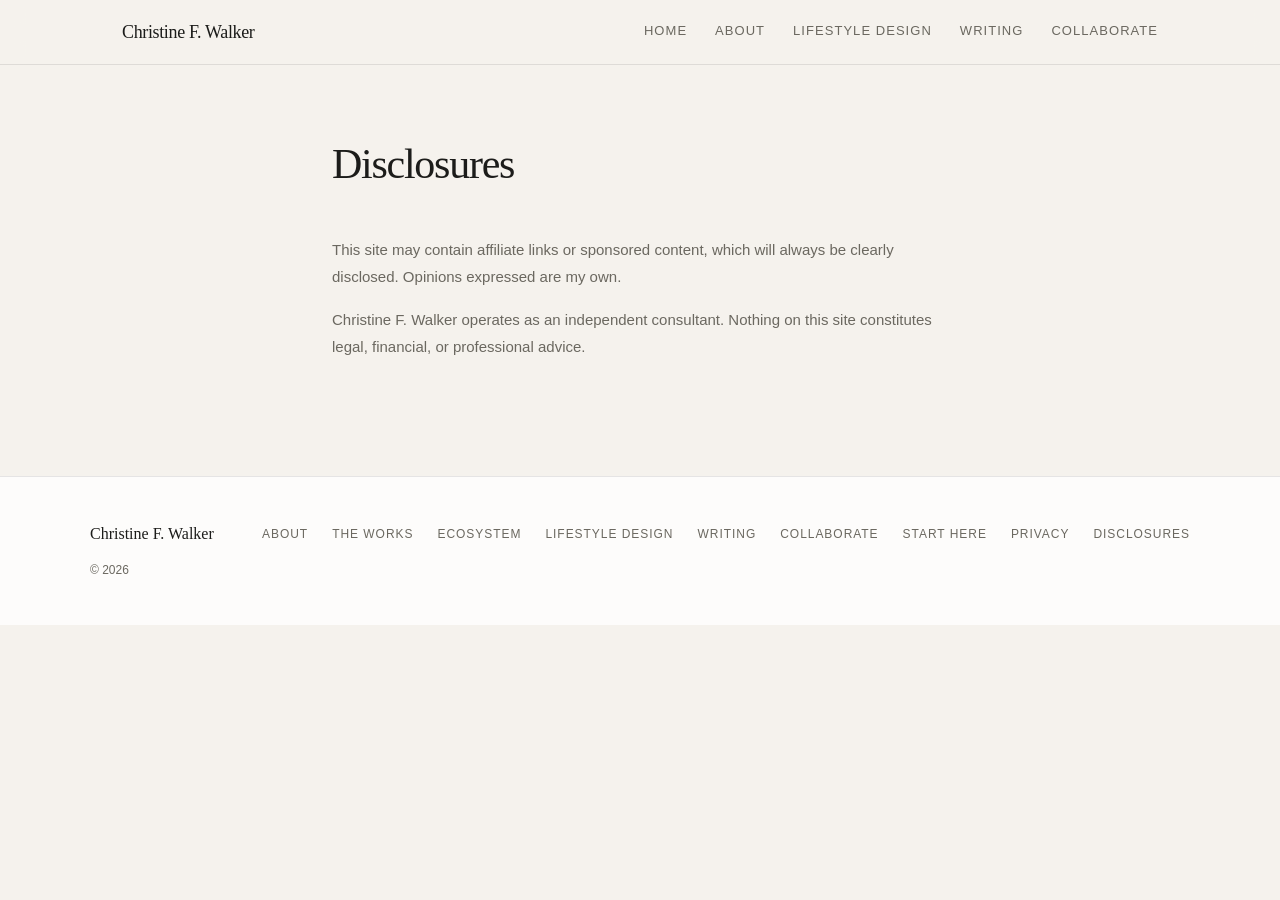
<file: privacy/disclosures/index.html>
<!DOCTYPE html>
<html lang="en">
<head>
  <meta charset="UTF-8" /><meta name="viewport" content="width=device-width, initial-scale=1.0" />
  <title>Disclosures — Christine F. Walker</title>
  <link rel="stylesheet" href="/css/style.css" />
  <!-- GoHighLevel / LeadConnector external tracking -->
  <meta name="theme-color" content="#F5F2ED" />
  <link rel="preconnect" href="https://link.msgsndr.com" crossorigin />
  <script async src="https://link.msgsndr.com/js/external-tracking.js" data-tracking-id="tk_86ec30b65a8c466daa4af1b42eb26058"></script>
</head>
<body>
  <a href="#main-content" class="skip-link">Skip to main content</a>
  <nav id="nav" aria-label="Main navigation"><div class="nav-inner">
    <a href="/" class="nav-logo">Christine F. Walker</a>
    <div class="nav-links">
      <a href="/" class="nav-link">Home</a>
      <a href="/about" class="nav-link">About</a>
      <a href="/lifestyle" class="nav-link">Lifestyle Design</a>
      <a href="/blog" class="nav-link">Writing</a>
      <a href="/contact" class="nav-link">Collaborate</a>
    </div>
  </div></nav>
  <main id="main-content">
  <div class="simple-page">
    <h1>Disclosures</h1>
    <p>This site may contain affiliate links or sponsored content, which will always be clearly disclosed. Opinions expressed are my own.</p>
    <p>Christine F. Walker operates as an independent consultant. Nothing on this site constitutes legal, financial, or professional advice.</p>
  </div>
  </main>
  <div id="footer-placeholder"></div>
  <script src="/js/data.js"></script>
  <script src="/js/api.js"></script>
  <script>renderFooter();</script>
</body>
</html>
</file>
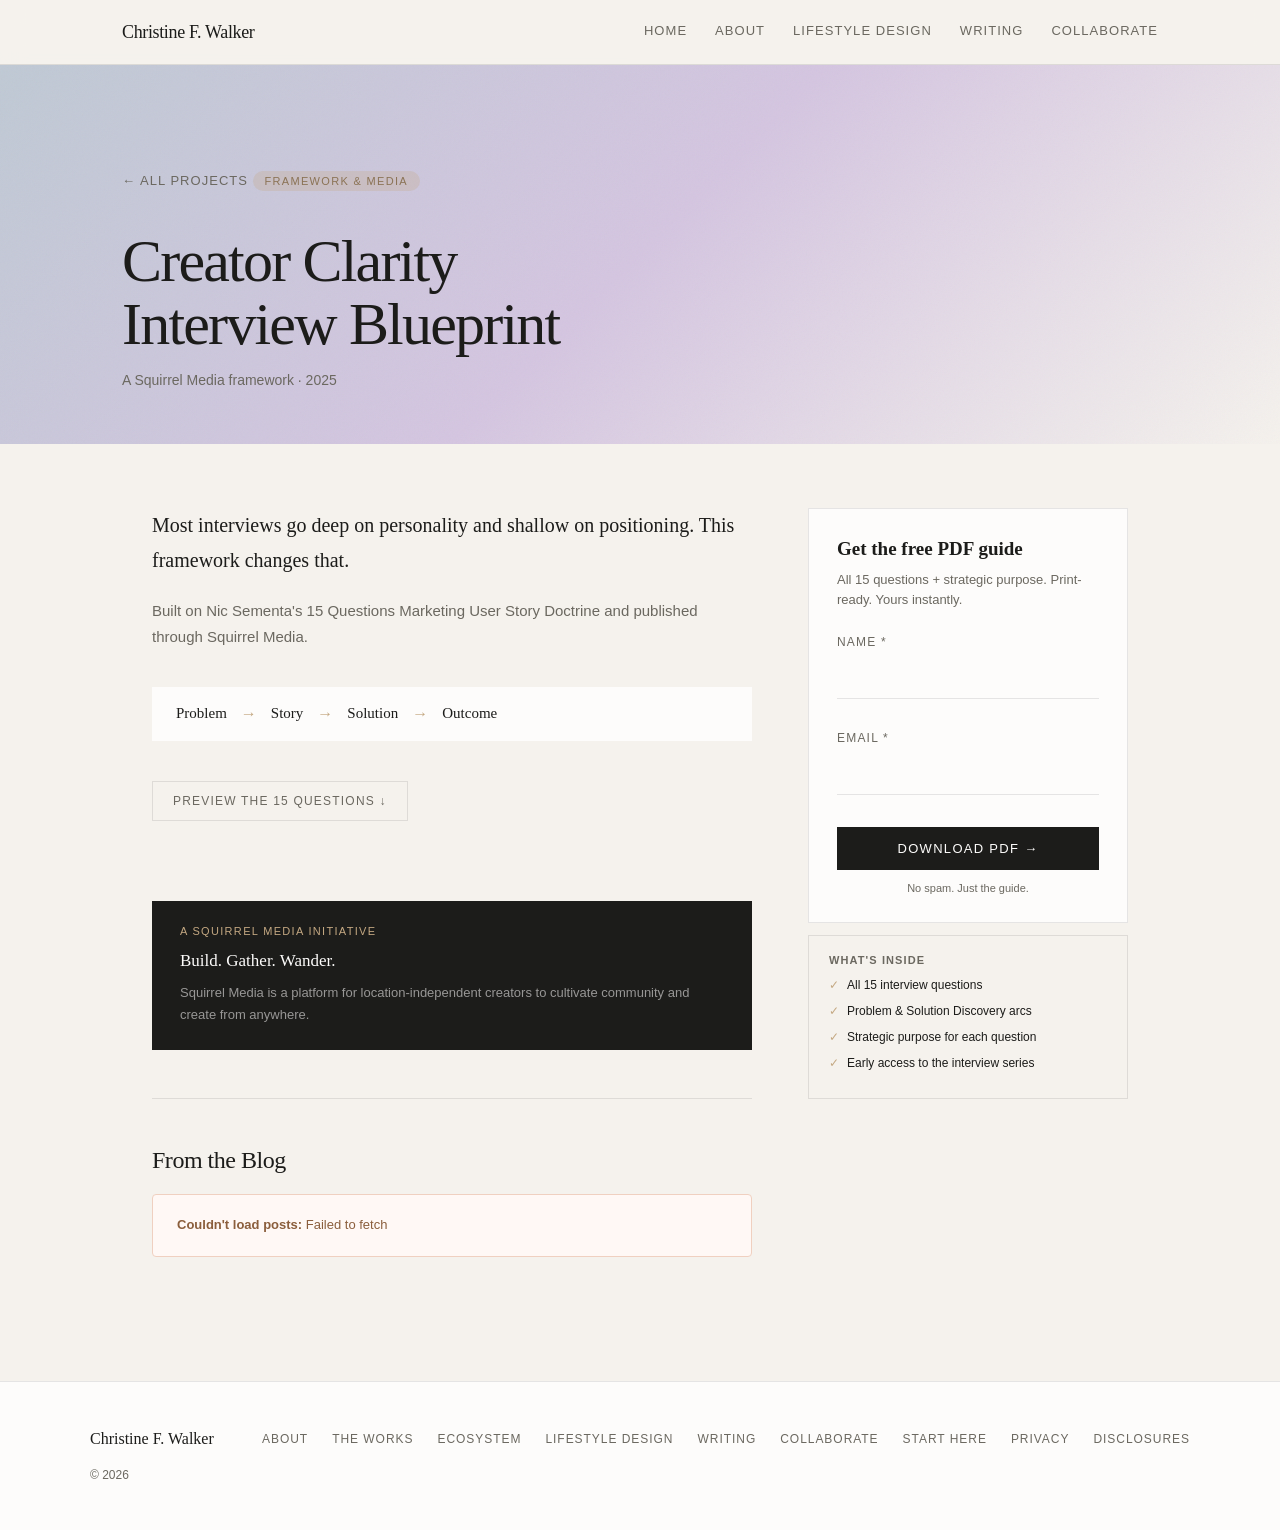
<file: works/creator-clarity/index.html>
<!DOCTYPE html>
<html lang="en">
<head>
  <meta charset="UTF-8" /><meta name="viewport" content="width=device-width, initial-scale=1.0" />
  <title>Creator Clarity Blueprint — Christine F. Walker</title>
  <link rel="stylesheet" href="/css/style.css" />
  <!-- GoHighLevel / LeadConnector external tracking -->
  <meta name="theme-color" content="#F5F2ED" />
  <link rel="preconnect" href="https://link.msgsndr.com" crossorigin />
  <script async src="https://link.msgsndr.com/js/external-tracking.js" data-tracking-id="tk_86ec30b65a8c466daa4af1b42eb26058"></script>
</head>
<body>
  <a href="#main-content" class="skip-link">Skip to main content</a>
  <nav id="nav" aria-label="Main navigation"><div class="nav-inner">
    <a href="/" class="nav-logo">Christine F. Walker</a>
    <div class="nav-links">
      <a href="/" class="nav-link">Home</a>
      <a href="/about" class="nav-link">About</a>
      <a href="/lifestyle" class="nav-link">Lifestyle Design</a>
      <a href="/blog" class="nav-link">Writing</a>
      <a href="/contact" class="nav-link">Collaborate</a>
    </div>
  </div></nav>

  <main id="main-content">
    <div class="work-detail-hero" style="background:linear-gradient(135deg,#BFC9D4,#D4C5E0,#F5F2ED)">
      <div class="grain"></div>
      <div class="work-detail-hero-inner">
        <a href="/ecosystem" class="back-link">← All projects</a>
        <span class="tag">Framework & Media</span>
        <h1 class="page-title" style="margin-top:14px">Creator Clarity<br/>Interview Blueprint</h1>
        <p style="color:var(--muted);font-size:14px;margin-top:8px">A Squirrel Media framework · 2025</p>
      </div>
    </div>

    <div class="cc-grid">
      <div>
        <p style="font-family:var(--ff);font-size:20px;line-height:1.75;margin-bottom:20px">Most interviews go deep on personality and shallow on positioning. This framework changes that.</p>
        <p style="font-size:15px;color:var(--muted);line-height:1.75;margin-bottom:36px">Built on Nic Sementa's 15 Questions Marketing User Story Doctrine and published through Squirrel Media.</p>
        <div class="cc-arc" role="list" aria-label="Framework arc">
          <span class="cc-arc-item" role="listitem">Problem</span><span class="cc-arc-sep" aria-hidden="true">→</span>
          <span class="cc-arc-item" role="listitem">Story</span><span class="cc-arc-sep" aria-hidden="true">→</span>
          <span class="cc-arc-item" role="listitem">Solution</span><span class="cc-arc-sep" aria-hidden="true">→</span>
          <span class="cc-arc-item" role="listitem">Outcome</span>
        </div>
        <button class="cc-toggle" onclick="toggleQuestions()" aria-expanded="false" aria-controls="questions-list">Preview the 15 Questions ↓</button>
        <div id="questions-list" style="display:none"></div>
        <div class="cc-sq-block">
          <p class="cc-sq-label">A Squirrel Media Initiative</p>
          <p class="cc-sq-title">Build. Gather. Wander.</p>
          <p class="cc-sq-desc">Squirrel Media is a platform for location-independent creators to cultivate community and create from anywhere.</p>
        </div>
        <div class="work-related-section" style="margin-top:48px">
          <h2 class="work-section-title" style="margin-top:0">From the Blog</h2>
          <div id="related-posts">
            <div class="skeleton-post"></div>
            <div class="skeleton-post"></div>
          </div>
        </div>
      </div>
      <div>
        <div class="cc-card" id="reg-card">
          <h2 class="cc-card-title">Get the free PDF guide</h2>
          <p class="cc-card-sub">All 15 questions + strategic purpose. Print-ready. Yours instantly.</p>
          <form name="pdf-download" method="POST" data-netlify="true" netlify-honeypot="bot-field" style="margin:0">
            <input type="hidden" name="form-name" value="pdf-download" />
            <input type="hidden" name="form-label" value="New Lead — PDF Download" />
            <p style="display:none"><label>Don't fill this: <input name="bot-field" /></label></p>
            <div class="form-field"><label class="form-label" for="pdf-name">Name *</label><input type="text" name="name" id="pdf-name" class="form-input" required /></div>
            <div class="form-field"><label class="form-label" for="pdf-email">Email *</label><input type="email" name="email" id="pdf-email" class="form-input" required /></div>
            <button type="button" onclick="submitPDF()" class="btn btn-dark btn-full">Download PDF →</button>
          </form>
          <p style="font-size:11px;color:var(--muted);text-align:center;margin-top:12px">No spam. Just the guide.</p>
        </div>
        <div class="cc-checklist" style="margin-top:12px">
          <h3 class="cc-check-label">What's inside</h3>
          <div class="cc-check-item"><span class="cc-check-star" aria-hidden="true">✓</span><span class="cc-check-text">All 15 interview questions</span></div>
          <div class="cc-check-item"><span class="cc-check-star" aria-hidden="true">✓</span><span class="cc-check-text">Problem & Solution Discovery arcs</span></div>
          <div class="cc-check-item"><span class="cc-check-star" aria-hidden="true">✓</span><span class="cc-check-text">Strategic purpose for each question</span></div>
          <div class="cc-check-item"><span class="cc-check-star" aria-hidden="true">✓</span><span class="cc-check-text">Early access to the interview series</span></div>
        </div>
      </div>
    </div>
  </main>

  <div id="footer-placeholder"></div>
  <script src="/js/data.js"></script>
  <script src="/js/api.js"></script>
  <script>
    renderFooter();
    fetchPosts(3).then(posts => renderPostList('related-posts', posts));
    function toggleQuestions() {
      const el = document.getElementById('questions-list');
      const btn = document.querySelector('.cc-toggle');
      const expanded = el.style.display !== 'none';
      if (!expanded) {
        el.style.display = 'block';
        btn.textContent = 'Hide Preview ↑';
        btn.setAttribute('aria-expanded', 'true');
        const part1Preview = QUESTIONS.filter(q=>q.part===1).slice(0, 3);
        const part2Preview = QUESTIONS.filter(q=>q.part===2).slice(0, 2);
        const previewTotal = part1Preview.length + part2Preview.length;
        const remaining = QUESTIONS.length - previewTotal;
        el.innerHTML = `
          <div class="cc-part-header">
            <p class="cc-part-label">Part One · Q01–03</p>
            <p class="cc-part-title">Problem Discovery — Preview</p>
          </div>
          ${part1Preview.map(q=>`
            <div class="cc-q">
              <p class="cc-q-num">Q${q.n}</p>
              <p class="cc-q-text">"${q.q}"</p>
              <p class="cc-q-why">↳ ${q.why}</p>
            </div>`).join('')}
          <div class="cc-part-header">
            <p class="cc-part-label">Part Two · Q09–10</p>
            <p class="cc-part-title">Solution Discovery — Preview</p>
          </div>
          ${part2Preview.map(q=>`
            <div class="cc-q">
              <p class="cc-q-num">Q${q.n}</p>
              <p class="cc-q-text">"${q.q}"</p>
              <p class="cc-q-why">↳ ${q.why}</p>
            </div>`).join('')}
          <div class="cc-q" style="text-align:center;padding:28px 16px;border-top:1px solid rgba(0,0,0,0.06)">
            <p style="font-family:var(--ff);font-size:17px;line-height:1.5;margin-bottom:6px">+ ${remaining} more questions inside the full guide</p>
            <p style="font-size:13px;color:var(--muted);line-height:1.6">Download the free PDF to unlock all 15 questions with strategic context for each.</p>
            <a href="#reg-card" style="display:inline-block;margin-top:14px;font-size:12px;letter-spacing:0.08em;text-transform:uppercase;font-weight:600;color:var(--accent,#333);text-decoration:none;border-bottom:1px solid currentColor;padding-bottom:2px">Get the Full Guide →</a>
          </div>
        `;
      } else {
        el.style.display = 'none';
        btn.textContent = 'Preview the 15 Questions ↓';
        btn.setAttribute('aria-expanded', 'false');
      }
    }
    function submitPDF() {
      const name = document.getElementById('pdf-name').value;
      const email = document.getElementById('pdf-email').value;
      if (!name || !email) return;
      // Submit to Netlify Forms for lead capture
      const formData = new URLSearchParams();
      formData.append('form-name', 'pdf-download');
      formData.append('form-label', 'New Lead — PDF Download');
      formData.append('name', name);
      formData.append('email', email);
      fetch('/', {
        method: 'POST',
        headers: { 'Content-Type': 'application/x-www-form-urlencoded' },
        body: formData.toString()
      }).catch(function() {});
      document.getElementById('reg-card').innerHTML = `
        <div style="text-align:center;padding:16px 0">
          <p style="font-size:28px;margin-bottom:12px" aria-hidden="true">✦</p>
          <p style="font-family:var(--ff);font-size:20px;margin-bottom:10px">You're in.</p>
          <p style="color:var(--muted);font-size:13px;line-height:1.6;margin-bottom:16px">Your PDF is opening now.</p>
          <button onclick="generatePDF('${name}')" style="background:none;border:none;cursor:pointer;font-size:11px;letter-spacing:0.1em;text-transform:uppercase;color:var(--muted);text-decoration:underline">Download again →</button>
        </div>`;
      setTimeout(() => generatePDF(name), 600);
    }
  </script>
</body>
</html>
</file>
<file: css/style.css>
*, *::before, *::after { box-sizing: border-box; margin: 0; padding: 0; }

:root {
  --bg: #F5F2ED;
  --ink: #1C1C1A;
  --muted: #6B6860;
  --accent: #C4A882;
  --accent-dark: #8B7355;
  --white: #FDFCFB;
  --border: rgba(28,28,26,0.10);
  --ff: Georgia, 'Times New Roman', serif;
  --ffs: 'Helvetica Neue', Arial, sans-serif;
}

html { scroll-behavior: smooth; }
html, body { overflow-x: hidden; }
body { background: var(--bg); color: var(--ink); font-family: var(--ffs); -webkit-font-smoothing: antialiased; -webkit-tap-highlight-color: transparent; }
img, svg { max-width: 100%; }
a { color: inherit; text-decoration: none; }
::selection { background: var(--accent); color: var(--white); }

/* Skip-to-content link */
.skip-link { position: absolute; top: -100%; left: 16px; background: var(--ink); color: var(--white); padding: 12px 24px; z-index: 200; font-size: 14px; font-family: var(--ffs); }
.skip-link:focus { top: 8px; }

/* Focus styles */
:focus-visible { outline: 2px solid var(--accent); outline-offset: 2px; }
a:focus-visible, button:focus-visible, input:focus-visible, textarea:focus-visible, select:focus-visible { outline: 2px solid var(--accent); outline-offset: 2px; }
.btn:focus-visible { outline-offset: 4px; }
.nav-link:focus-visible { outline-offset: 4px; }
.work-card:focus-visible { outline-offset: 0; }
.post-item:focus-visible { outline-offset: 0; }

/* Visually hidden but accessible */
.sr-only { position: absolute; width: 1px; height: 1px; padding: 0; margin: -1px; overflow: hidden; clip: rect(0,0,0,0); white-space: nowrap; border: 0; }

.grain, .hero-grain {
  position: absolute; inset: 0; pointer-events: none;
  background-image: url("data:image/svg+xml,%3Csvg viewBox='0 0 256 256' xmlns='http://www.w3.org/2000/svg'%3E%3Cfilter id='n'%3E%3CfeTurbulence type='fractalNoise' baseFrequency='0.9' numOctaves='4' stitchTiles='stitch'/%3E%3C/filter%3E%3Crect width='100%25' height='100%25' filter='url(%23n)' opacity='0.04'/%3E%3C/svg%3E");
}

#nav {
  position: fixed; top: 0; left: 0; right: 0; z-index: 100;
  background: rgba(245,242,237,0.92); backdrop-filter: blur(12px);
  border-bottom: 1px solid var(--border);
}
.nav-inner { max-width: 1100px; margin: 0 auto; padding: 0 32px; height: 64px; display: flex; align-items: center; justify-content: space-between; }
.nav-logo { font-family: var(--ff); font-size: 18px; color: var(--ink); letter-spacing: -0.02em; }
.nav-links { display: flex; gap: 28px; }
.nav-link { font-size: 13px; letter-spacing: 0.08em; text-transform: uppercase; color: var(--muted); padding-bottom: 2px; border-bottom: 1px solid transparent; transition: color 0.2s, border-color 0.2s; }
.nav-link.active, .nav-link:hover { color: var(--ink); border-bottom-color: var(--ink); }

/* Mobile menu toggle — hidden on desktop, layout unchanged */
.nav-toggle { display: none; flex-direction: column; justify-content: center; gap: 5px; width: 44px; height: 44px; margin-right: -10px; padding: 11px; background: none; border: none; cursor: pointer; }
.nav-toggle span { display: block; width: 22px; height: 2px; background: var(--ink); transition: transform 0.25s ease, opacity 0.2s ease; }
.nav-toggle[aria-expanded="true"] span:nth-child(1) { transform: translateY(7px) rotate(45deg); }
.nav-toggle[aria-expanded="true"] span:nth-child(2) { opacity: 0; }
.nav-toggle[aria-expanded="true"] span:nth-child(3) { transform: translateY(-7px) rotate(-45deg); }

.btn { display: inline-block; cursor: pointer; font-family: var(--ffs); font-size: 13px; letter-spacing: 0.1em; text-transform: uppercase; padding: 14px 32px; border: none; transition: opacity 0.2s; }
.btn:hover { opacity: 0.85; }
.btn-dark { background: var(--ink); color: var(--white); }
.btn-outline { background: transparent; color: var(--ink); border: 1px solid var(--ink); }
.btn-full { width: 100%; text-align: center; display: block; }
.btn-row { display: flex; gap: 16px; flex-wrap: wrap; }

.tag { display: inline-block; font-size: 11px; letter-spacing: 0.12em; text-transform: uppercase; background: rgba(196,168,130,0.27); color: var(--accent-dark); padding: 4px 12px; border-radius: 20px; }
.eyebrow { font-size: 12px; letter-spacing: 0.15em; text-transform: uppercase; color: var(--muted); margin-bottom: 16px; }
.eyebrow-gold { color: var(--accent); }

.hero { min-height: 92vh; display: flex; flex-direction: column; justify-content: flex-end; padding: 0 32px 80px; position: relative; overflow: hidden; }
.hero-bg { position: fixed; top: 0; left: 0; right: 0; bottom: 0; z-index: -2; background: linear-gradient(160deg, #EDE8E0 0%, #F5F2ED 50%, #E8E3F0 100%); }
.hero-grain { position: fixed; top: 0; left: 0; right: 0; bottom: 0; z-index: -1; }
.hero-content { max-width: 820px; margin: 0 auto; width: 100%; }
.hero-title { font-family: var(--ff); font-size: clamp(42px, 7vw, 88px); font-weight: 400; letter-spacing: -0.03em; line-height: 1.05; margin-bottom: 36px; }
.hero-sub { font-size: 18px; color: var(--muted); line-height: 1.7; max-width: 520px; margin-bottom: 48px; }

.section { padding: 100px 32px; }
.section-white { background: var(--white); }
.section-dark { background: var(--ink); }
.container { max-width: 1100px; margin: 0 auto; }
.section-header { display: flex; justify-content: space-between; align-items: baseline; margin-bottom: 56px; }
.section-title { font-family: var(--ff); font-size: 36px; font-weight: 400; letter-spacing: -0.02em; }
.link-muted { font-size: 13px; letter-spacing: 0.08em; text-transform: uppercase; color: var(--muted); text-decoration: underline; }

.card-grid { display: grid; grid-template-columns: repeat(auto-fit, minmax(280px, 1fr)); gap: 24px; }
.work-card { background: var(--white); cursor: pointer; overflow: hidden; transition: opacity 0.2s; }
.work-card:hover { opacity: 0.9; }
.work-card-hero { height: 200px; position: relative; display: flex; align-items: center; justify-content: center; overflow: hidden; }
.work-card-img { max-width: 80%; max-height: 160px; object-fit: contain; position: relative; z-index: 1; }
.work-card-badge { position: absolute; top: 20px; right: 20px; background: var(--ink); color: var(--white); font-size: 10px; letter-spacing: 0.12em; text-transform: uppercase; padding: 4px 10px; }
.work-card-tag { position: absolute; bottom: 20px; left: 20px; }
.work-card-body { padding: 22px 24px 26px; }
.work-card-row { display: flex; justify-content: space-between; align-items: baseline; }
.work-card-title { font-family: var(--ff); font-size: 22px; font-weight: 400; letter-spacing: -0.02em; }
.work-card-year { color: var(--muted); font-size: 13px; }
.work-card-desc { color: var(--muted); font-size: 14px; line-height: 1.7; margin-top: 8px; }

.post-item { cursor: pointer; padding: 32px 0; border-bottom: 1px solid var(--border); display: flex; justify-content: space-between; align-items: flex-start; gap: 24px; transition: opacity 0.2s; }
.post-item:hover { opacity: 0.75; }
.post-body { flex: 1; }
.post-tag { margin-bottom: 12px; }
.post-title { font-family: var(--ff); font-size: 22px; font-weight: 400; letter-spacing: -0.02em; margin-bottom: 10px; line-height: 1.3; }
.post-excerpt { color: var(--muted); font-size: 14px; line-height: 1.7; }
.post-date { color: var(--muted); font-size: 12px; letter-spacing: 0.06em; white-space: nowrap; padding-top: 4px; }

@keyframes shimmer { 0% { background-position: 200% 0; } 100% { background-position: -200% 0; } }
.skeleton-post { padding: 32px 0; border-bottom: 1px solid var(--border); min-height: 100px;
  background: linear-gradient(90deg, #e8e3dc, #f0ebe4, #e8e3dc); background-size: 200% 100%; animation: shimmer 1.4s infinite; }

.newsletter-inner { max-width: 560px; margin: 0 auto; text-align: center; }
.newsletter-title { font-family: var(--ff); font-size: 40px; font-weight: 400; color: var(--white); letter-spacing: -0.02em; margin-bottom: 16px; }
.newsletter-sub { color: rgba(253,252,251,0.6); line-height: 1.7; margin-bottom: 36px; }
.newsletter-form { display: flex; max-width: 420px; margin: 0 auto; }
.nl-input { flex: 1; background: rgba(255,255,255,0.08); border: 1px solid rgba(255,255,255,0.15); border-right: none; padding: 14px 20px; color: var(--white); font-size: 14px; outline: none; font-family: var(--ffs); }
.nl-btn { background: var(--accent); border: none; color: var(--ink); padding: 14px 24px; cursor: pointer; font-size: 13px; font-family: var(--ffs); letter-spacing: 0.08em; text-transform: uppercase; }
.nl-thanks { color: var(--accent); font-family: var(--ff); font-size: 18px; }

.divider { height: 1px; background: var(--border); margin: 48px 0; }
.page-hero { padding: 140px 32px 80px; position: relative; }
.page-title { font-family: var(--ff); font-size: clamp(36px, 5vw, 60px); font-weight: 400; letter-spacing: -0.03em; line-height: 1.05; margin-bottom: 16px; }
.page-sub { color: var(--muted); font-size: 17px; line-height: 1.7; margin-bottom: 64px; max-width: 560px; }

.form-wrap { max-width: 640px; margin: 0 auto; }
.form-field { margin-bottom: 32px; }
.form-label { display: block; font-size: 12px; letter-spacing: 0.1em; text-transform: uppercase; color: var(--muted); margin-bottom: 8px; }
.form-input, .form-textarea, .form-select { width: 100%; background: transparent; border: none; border-bottom: 1px solid var(--border); padding: 12px 0; font-size: 15px; color: var(--ink); outline: none; font-family: var(--ffs); resize: vertical; }
.form-select { appearance: none; }

.error-note { padding: 20px 24px; background: #fff8f5; border: 1px solid #f0d0c0; border-radius: 4px; margin-bottom: 24px; font-size: 13px; color: #8B5E3C; line-height: 1.6; }

.work-detail-hero { min-height: 380px; position: relative; margin-top: 64px; display: flex; flex-direction: column; justify-content: flex-end; }
.work-detail-hero-inner { max-width: 1100px; margin: 0 auto; padding: 0 32px 56px; width: 100%; position: relative; }
.back-link { display: inline-block; font-size: 13px; letter-spacing: 0.08em; text-transform: uppercase; color: var(--muted); margin-bottom: 28px; }
.back-link:hover { color: var(--ink); }
.outcome-item { display: flex; gap: 16px; margin-bottom: 16px; align-items: flex-start; }
.outcome-star { color: var(--accent); font-size: 18px; }
.outcome-text { font-family: var(--ff); font-size: 18px; line-height: 1.5; }
.cta-box { margin-top: 64px; padding: 40px; background: var(--white); text-align: center; }
.cta-box p { font-family: var(--ff); font-size: 22px; margin-bottom: 24px; }

.work-card-link { display: inline-block; font-size: 11px; letter-spacing: 0.06em; color: var(--accent-dark); margin-top: 8px; }

.work-detail-body { max-width: 760px; margin: 0 auto; padding: 64px 32px 100px; }
.work-detail-content {}
.work-intro { font-family: var(--ff); font-size: 20px; line-height: 1.75; margin-bottom: 20px; }
.work-detail-content p { font-size: 15px; color: var(--muted); line-height: 1.8; margin-bottom: 20px; }
.work-section-title { font-family: var(--ff); font-size: 24px; font-weight: 400; letter-spacing: -0.02em; margin: 48px 0 20px; }
.work-image-feature { border-radius: 0; overflow: hidden; }
.outcome-list { margin-bottom: 48px; }
.work-visit-link { margin: 48px 0; }
.work-related-section { margin-top: 72px; padding-top: 48px; border-top: 1px solid var(--border); }

.cc-grid { display: grid; grid-template-columns: 1fr 320px; gap: 56px; align-items: start; max-width: 1040px; margin: 0 auto; padding: 64px 32px 100px; }
.cc-arc { display: flex; align-items: center; background: var(--white); padding: 18px 24px; margin-bottom: 40px; flex-wrap: wrap; gap: 4px; }
.cc-arc-item { font-family: var(--ff); font-size: 15px; }
.cc-arc-sep { color: var(--accent); margin: 0 10px; font-size: 16px; }
.cc-toggle { background: none; border: 1px solid var(--border); cursor: pointer; padding: 12px 20px; font-family: var(--ffs); font-size: 12px; letter-spacing: 0.1em; text-transform: uppercase; color: var(--muted); margin-bottom: 40px; }
.cc-part-header { background: var(--ink); padding: 12px 20px; margin-top: 20px; }
.cc-part-label { font-size: 10px; letter-spacing: 0.12em; text-transform: uppercase; color: var(--accent); }
.cc-part-title { font-family: var(--ff); font-size: 16px; color: var(--white); margin-top: 2px; }
.cc-q { padding: 16px 0; border-bottom: 1px solid var(--border); }
.cc-q-num { font-size: 10px; letter-spacing: 0.12em; color: var(--accent); font-weight: 700; margin-bottom: 6px; }
.cc-q-text { font-family: var(--ff); font-size: 16px; margin-bottom: 6px; line-height: 1.3; }
.cc-q-why { font-size: 12px; color: var(--muted); line-height: 1.5; }
.cc-sq-block { padding: 24px 28px; background: var(--ink); margin-top: 40px; }
.cc-sq-label { font-size: 11px; letter-spacing: 0.12em; text-transform: uppercase; color: var(--accent); margin-bottom: 10px; }
.cc-sq-title { font-family: var(--ff); font-size: 17px; color: var(--white); line-height: 1.6; margin-bottom: 8px; }
.cc-sq-desc { font-size: 13px; color: rgba(253,252,251,0.55); line-height: 1.7; }
.cc-card { background: var(--white); padding: 28px; border: 1px solid var(--border); position: sticky; top: 88px; }
.cc-card-title { font-family: var(--ff); font-size: 19px; line-height: 1.3; margin-bottom: 8px; }
.cc-card-sub { font-size: 13px; color: var(--muted); line-height: 1.6; margin-bottom: 24px; }
.cc-checklist { margin-top: 12px; padding: 18px 20px; background: var(--bg); border: 1px solid var(--border); }
.cc-check-label { font-size: 11px; letter-spacing: 0.1em; text-transform: uppercase; color: var(--muted); margin-bottom: 10px; }
.cc-check-item { display: flex; gap: 8px; margin-bottom: 8px; align-items: flex-start; }
.cc-check-star { color: var(--accent); font-size: 12px; margin-top: 2px; }
.cc-check-text { font-size: 12px; color: var(--ink); line-height: 1.5; }

.about-hero { background: linear-gradient(160deg, #EDE8E0, #E8E3F0); padding: 140px 32px 100px; position: relative; }
.about-quote { font-family: var(--ff); font-size: clamp(32px, 5vw, 60px); font-weight: 400; letter-spacing: -0.03em; line-height: 1.08; }
.prose { max-width: 680px; margin: 0 auto; padding: 72px 32px 100px; }
.prose p { font-family: var(--ff); font-size: 19px; line-height: 1.8; margin-bottom: 28px; }

.next-step { margin-bottom: 32px; padding-bottom: 32px; border-bottom: 1px solid var(--border); }
.next-step h3 { font-family: var(--ff); font-size: 18px; font-weight: 400; margin-bottom: 8px; }
.next-step p { color: var(--muted); font-size: 15px; line-height: 1.7; }

footer { background: var(--white); border-top: 1px solid var(--border); padding: 48px 32px; }
.footer-inner { max-width: 1100px; margin: 0 auto; display: flex; justify-content: space-between; align-items: center; flex-wrap: wrap; gap: 20px; }
.footer-logo { font-family: var(--ff); font-size: 16px; }
.footer-links { display: flex; gap: 24px; flex-wrap: wrap; align-items: center; }
.footer-link { font-size: 12px; letter-spacing: 0.08em; text-transform: uppercase; color: var(--muted); }
.footer-link:hover { color: var(--ink); }
.footer-copy { font-size: 12px; color: var(--muted); }

.simple-page { max-width: 680px; margin: 0 auto; padding: 140px 32px 100px; }
.simple-page h1 { font-family: var(--ff); font-size: 42px; font-weight: 400; letter-spacing: -0.03em; margin-bottom: 48px; }
.simple-page p { font-size: 15px; line-height: 1.8; color: var(--muted); margin-bottom: 16px; }

.article-content { font-family: var(--ff); font-size: 19px; line-height: 1.8; }
.article-content p { margin-bottom: 28px; }
.article-content h2 { font-size: 28px; font-weight: 400; letter-spacing: -0.02em; margin: 48px 0 20px; }
.article-content h3 { font-size: 22px; font-weight: 400; letter-spacing: -0.02em; margin: 40px 0 16px; }
.article-content blockquote { border-left: 3px solid var(--accent); padding: 4px 0 4px 24px; margin: 32px 0; color: var(--muted); font-style: italic; }
.article-content ul, .article-content ol { padding-left: 24px; margin-bottom: 28px; }
.article-content li { margin-bottom: 8px; }
.article-content img { max-width: 100%; height: auto; margin: 32px 0; }
.article-content a { color: var(--accent-dark); text-decoration: underline; }
.article-content a:hover { color: var(--ink); }
.article-content figure { margin: 32px 0; }
.article-content figcaption { font-family: var(--ffs); font-size: 13px; color: var(--muted); margin-top: 8px; }

.form-success { text-align: center; padding: 80px 40px; background: var(--white); }
.form-success h1, .form-success h3 { font-family: var(--ff); font-size: 28px; margin-bottom: 12px; font-weight: 400; }
.form-success p { color: var(--muted); line-height: 1.7; }

/* What I Do — 3 Column */
.wid-grid { display: grid; grid-template-columns: repeat(3, 1fr); gap: 48px; max-width: 1100px; margin: 0 auto; }
.wid-col { }
.wid-col h3 { font-family: var(--ff); font-size: 22px; font-weight: 400; letter-spacing: -0.02em; margin-bottom: 14px; }
.wid-col p { font-size: 15px; color: var(--muted); line-height: 1.8; }
.wid-col .wid-accent { display: block; width: 32px; height: 2px; background: var(--accent); margin-bottom: 20px; }

/* Current Projects */
.projects-list { max-width: 820px; margin: 0 auto; }
.project-row { display: flex; justify-content: space-between; align-items: baseline; padding: 24px 0; border-bottom: 1px solid var(--border); transition: opacity 0.2s; gap: 16px; }
.project-row:first-child { border-top: 1px solid var(--border); }
a.project-row:hover { opacity: 0.7; }
.project-name { font-family: var(--ff); font-size: 20px; font-weight: 400; letter-spacing: -0.01em; }
.project-desc { font-size: 13px; color: var(--muted); letter-spacing: 0.04em; text-align: right; flex-shrink: 0; }
.projects-note { font-size: 14px; color: var(--muted); line-height: 1.7; margin-top: 32px; font-style: italic; max-width: 820px; margin-left: auto; margin-right: auto; }

/* Collaborate / Ways to Work */
.collab-grid { display: grid; grid-template-columns: repeat(3, 1fr); gap: 20px; max-width: 1100px; margin: 0 auto; }
.collab-item { padding: 28px; border: 1px solid var(--border); background: var(--white); transition: border-color 0.2s; }
.collab-item:hover { border-color: var(--accent); }
.collab-item h4 { font-family: var(--ff); font-size: 17px; font-weight: 400; margin-bottom: 8px; }
.collab-item p { font-size: 13px; color: var(--muted); line-height: 1.6; }

/* Start Here Funnel */
.funnel-grid { display: grid; grid-template-columns: repeat(auto-fit, minmax(220px, 1fr)); gap: 16px; max-width: 900px; margin: 0 auto; }
.funnel-card { display: block; padding: 24px 28px; border: 1px solid var(--border); background: var(--white); transition: border-color 0.2s, background 0.2s; text-align: left; }
.funnel-card:hover { border-color: var(--accent); background: rgba(196,168,130,0.06); }
.funnel-card .funnel-label { font-size: 11px; letter-spacing: 0.1em; text-transform: uppercase; color: var(--accent-dark); margin-bottom: 8px; }
.funnel-card .funnel-title { font-family: var(--ff); font-size: 17px; font-weight: 400; line-height: 1.4; }

/* Section subtitle */
.section-sub { font-size: 16px; color: var(--muted); line-height: 1.7; max-width: 560px; margin-bottom: 56px; }
.section-sub-center { text-align: center; margin-left: auto; margin-right: auto; }

/* Works recruitment page */
.offers-grid { display: grid; grid-template-columns: repeat(auto-fit, minmax(300px, 1fr)); gap: 24px; max-width: 1100px; margin: 0 auto; }
.offer-card { padding: 36px; background: var(--white); border: 1px solid var(--border); transition: border-color 0.2s; }
.offer-card:hover { border-color: var(--accent); }
.offer-card .offer-icon { font-size: 11px; letter-spacing: 0.12em; text-transform: uppercase; color: var(--accent-dark); margin-bottom: 16px; }
.offer-card h3 { font-family: var(--ff); font-size: 22px; font-weight: 400; letter-spacing: -0.02em; margin-bottom: 12px; }
.offer-card p { font-size: 14px; color: var(--muted); line-height: 1.7; }
.offer-card-link { text-decoration: none; color: inherit; display: block; }
.offer-card-link .offer-card { cursor: pointer; }
.offer-card-link:hover .offer-card { border-color: var(--accent); }
.offer-cta { display: inline-block; margin-top: 16px; font-size: 13px; letter-spacing: 0.04em; color: var(--accent-dark); font-weight: 500; }

/* Credibility signals */
.cred-row { display: flex; flex-wrap: wrap; gap: 32px; margin-top: 48px; margin-bottom: 48px; }
.cred-item { font-size: 13px; color: var(--muted); letter-spacing: 0.04em; line-height: 1.5; }
.cred-item strong { color: var(--ink); font-weight: 400; font-family: var(--ff); font-size: 15px; display: block; margin-bottom: 2px; }

/* Hero thesis */
.hero-thesis { font-family: var(--ff); font-size: clamp(20px, 3vw, 28px); font-weight: 400; color: var(--muted); line-height: 1.5; letter-spacing: -0.01em; margin-bottom: 48px; max-width: 620px; }

/* Financial Feminine Freedom Self-Assessment */
.hero-assess { min-height: 100vh; justify-content: center; align-items: center; padding: 120px 32px 80px; }
.assess-intro { max-width: 680px; text-align: center; margin: 0 auto 44px; }
.assess-intro .hero-title { margin-bottom: 24px; }
.assess-intro .hero-thesis { margin: 0 auto; font-size: clamp(18px, 2.4vw, 23px); }

.assess-wrap { width: 100%; max-width: 620px; margin: 0 auto; }
.assess-card { background: var(--white); border: 1px solid var(--border); padding: 40px; position: relative; box-shadow: 0 24px 60px -36px rgba(28,28,26,0.4); }

.assess-progress { height: 3px; background: var(--border); margin: -40px -40px 36px; }
.assess-progress-bar { display: block; height: 100%; width: 0; background: var(--accent); transition: width 0.4s ease; }

.assess-step { display: none; }
.assess-step.is-active { display: block; animation: assessFade 0.35s ease; }
@keyframes assessFade { from { opacity: 0; transform: translateY(8px); } to { opacity: 1; transform: none; } }

.assess-step-label { font-size: 11px; letter-spacing: 0.14em; text-transform: uppercase; color: var(--accent-dark); margin-bottom: 14px; }
.assess-question { font-family: var(--ff); font-size: clamp(22px, 3.4vw, 28px); font-weight: 400; letter-spacing: -0.02em; line-height: 1.25; margin-bottom: 24px; }
.assess-note { font-size: 15px; color: var(--muted); line-height: 1.7; margin-bottom: 28px; }

.assess-options { display: flex; flex-direction: column; gap: 12px; }
.assess-option { text-align: left; background: var(--bg); border: 1px solid var(--border); padding: 18px 20px; cursor: pointer; transition: border-color 0.2s, background 0.2s, transform 0.1s; display: block; width: 100%; font-family: var(--ffs); }
.assess-option:hover { border-color: var(--accent); background: rgba(196,168,130,0.07); }
.assess-option:active { transform: scale(0.995); }
.assess-option.is-selected { border-color: var(--accent-dark); background: rgba(196,168,130,0.14); }
.assess-option-title { display: block; font-family: var(--ff); font-size: 18px; letter-spacing: -0.01em; margin-bottom: 4px; }
.assess-option-sub { display: block; font-size: 13.5px; color: var(--muted); line-height: 1.5; }

.assess-field { margin-bottom: 24px; }
.assess-fineprint { font-size: 12.5px; color: var(--muted); line-height: 1.6; margin-top: 4px; }

.assess-nav { display: flex; justify-content: space-between; align-items: center; gap: 16px; margin-top: 32px; }
.assess-back { background: none; border: none; cursor: pointer; font-family: var(--ffs); font-size: 13px; letter-spacing: 0.06em; text-transform: uppercase; color: var(--muted); padding: 6px 0; }
.assess-back:hover { color: var(--ink); }
.assess-submit { margin-left: auto; }

.assess-result { text-align: center; padding: 16px 0; }
.assess-result-mark { display: block; font-size: 30px; color: var(--accent); margin-bottom: 12px; }

.assess-trust { text-align: center; font-size: 13px; color: var(--muted); line-height: 1.6; margin-top: 28px; max-width: 480px; margin-left: auto; margin-right: auto; }

.hp-field { position: absolute; left: -9999px; }

/* Lifestyle Design page */
.lifestyle-feature { display: grid; grid-template-columns: 1fr 1fr; gap: 40px; align-items: center; }
.lifestyle-media { display: block; background: linear-gradient(135deg, #D4C5B0, #F5F2ED); border: 1px solid var(--border); aspect-ratio: 4 / 3; display: flex; align-items: center; justify-content: center; overflow: hidden; transition: opacity 0.2s; }
.lifestyle-media:hover { opacity: 0.9; }
.lifestyle-media img { max-width: 78%; max-height: 80%; object-fit: contain; }
.lifestyle-feature-body p { font-size: 15px; color: var(--muted); line-height: 1.8; margin-bottom: 18px; }

@media (max-width: 768px) {
  .hero-assess { padding: 100px 20px 60px; min-height: 100svh; }
  .assess-card { padding: 28px; }
  .assess-progress { margin: -28px -28px 28px; }
}

@media (max-width: 768px) {
  /* Mobile navigation: hamburger + full-width dropdown panel */
  .nav-toggle { display: flex; }
  .nav-links {
    position: absolute; top: 64px; left: 0; right: 0;
    flex-direction: column; gap: 0; align-items: stretch;
    background: rgba(245,242,237,0.98); backdrop-filter: blur(12px);
    border-bottom: 1px solid var(--border);
    padding: 8px 24px 16px;
    display: none;
  }
  .nav-links.is-open { display: flex; }
  .nav-link { font-size: 13px; padding: 16px 2px; border-bottom: 1px solid var(--border); }
  .nav-link:last-child { border-bottom: none; }
  .nav-link.active, .nav-link:hover { border-bottom-color: var(--border); }

  .cc-grid { grid-template-columns: 1fr; }
  .hero { padding: 0 20px 60px; }
  .section { padding: 64px 20px; }
  .prose { padding: 48px 20px 80px; }
  .hero-title { font-size: clamp(36px, 8vw, 60px); }
  .wid-grid { grid-template-columns: 1fr; gap: 32px; }
  .collab-grid { grid-template-columns: 1fr; }
  .project-row { flex-direction: column; gap: 4px; }
  .project-desc { text-align: left; }
  .offers-grid { grid-template-columns: 1fr; }
  .cred-row { flex-direction: column; gap: 20px; }
  .lifestyle-feature { grid-template-columns: 1fr; gap: 24px; }
}

@media (max-width: 480px) {
  .assess-card { padding: 22px; }
  .assess-progress { margin: -22px -22px 24px; }
  .section { padding: 52px 18px; }
  .page-hero { padding: 120px 18px 60px; }
  .section-header { flex-direction: column; gap: 8px; margin-bottom: 40px; }
  .btn-row { flex-direction: column; }
  .btn-row .btn { width: 100%; text-align: center; }
  .newsletter-form { flex-direction: column; gap: 12px; }
  .nl-input { border-right: 1px solid rgba(255,255,255,0.15); }
}

@media (prefers-reduced-motion: reduce) {
  html { scroll-behavior: auto; }
  *, *::before, *::after { animation-duration: 0.001ms !important; animation-iteration-count: 1 !important; transition-duration: 0.001ms !important; }
}
</file>
